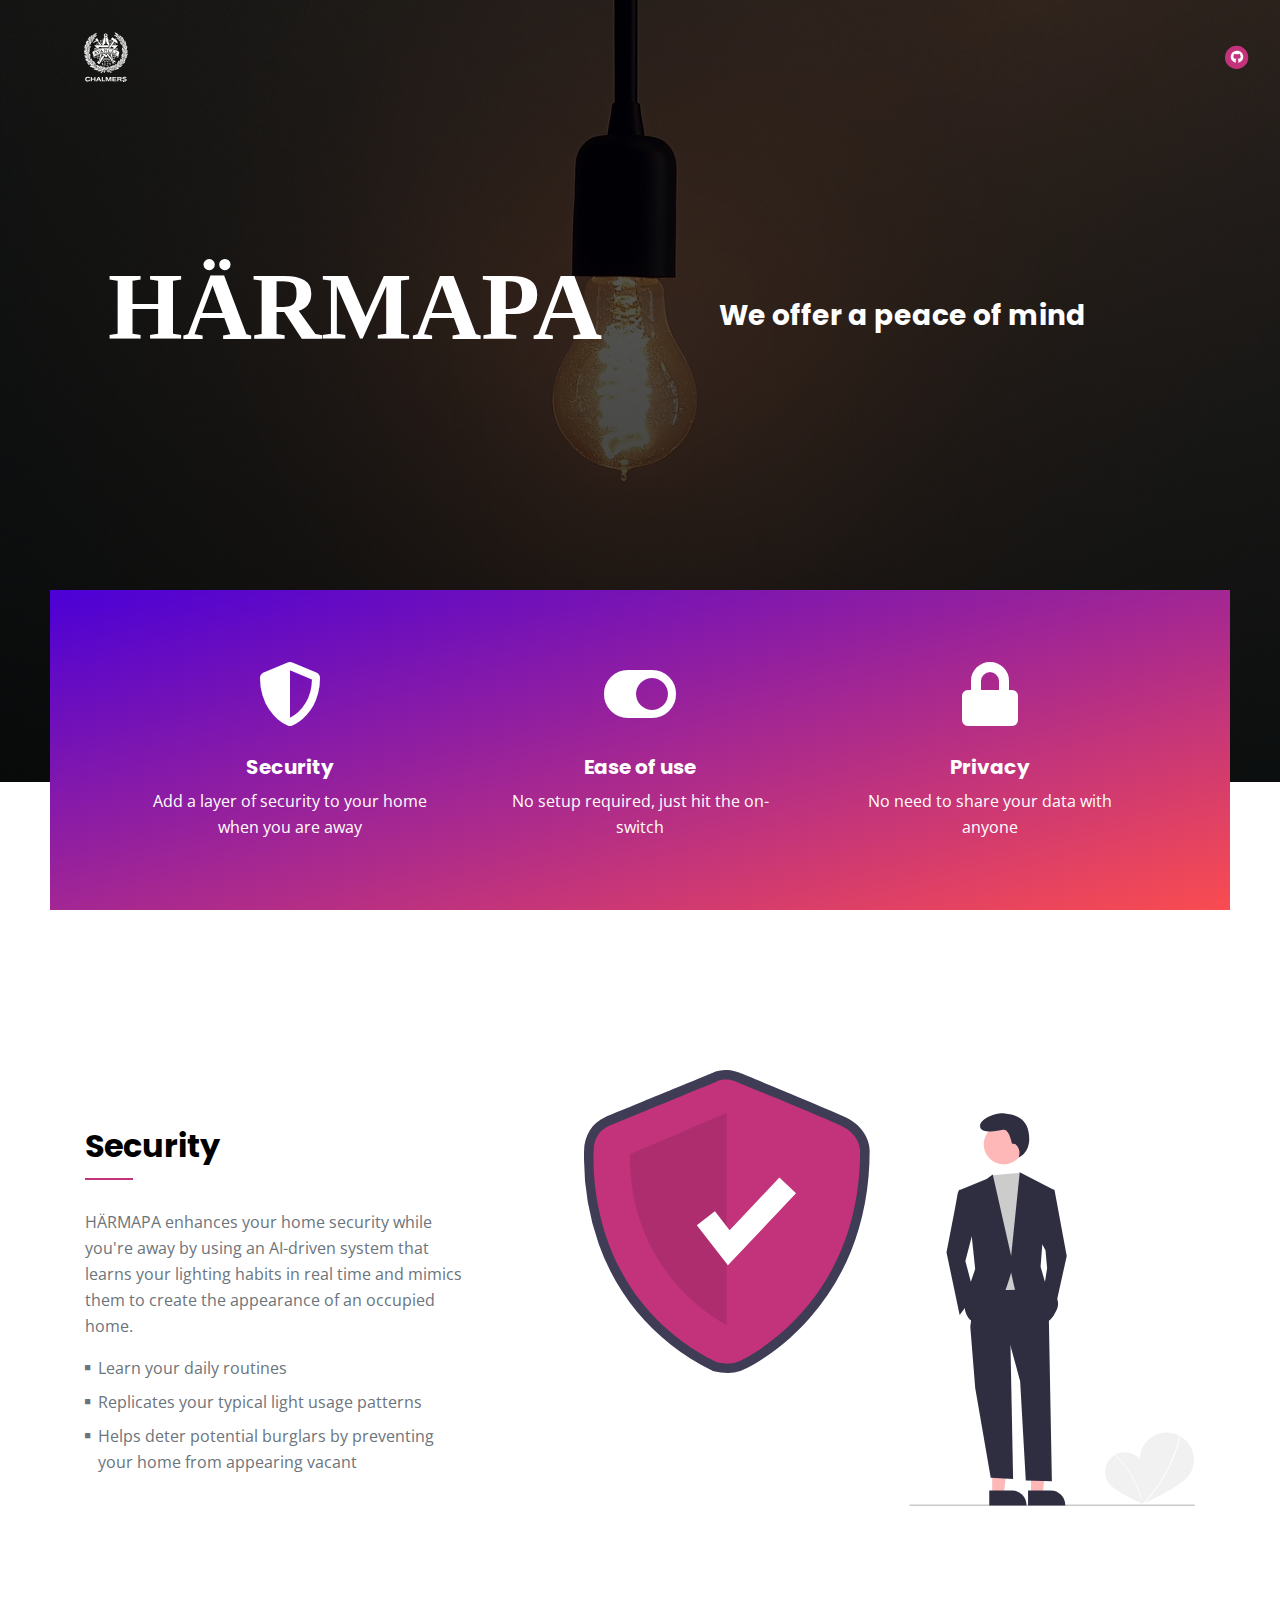
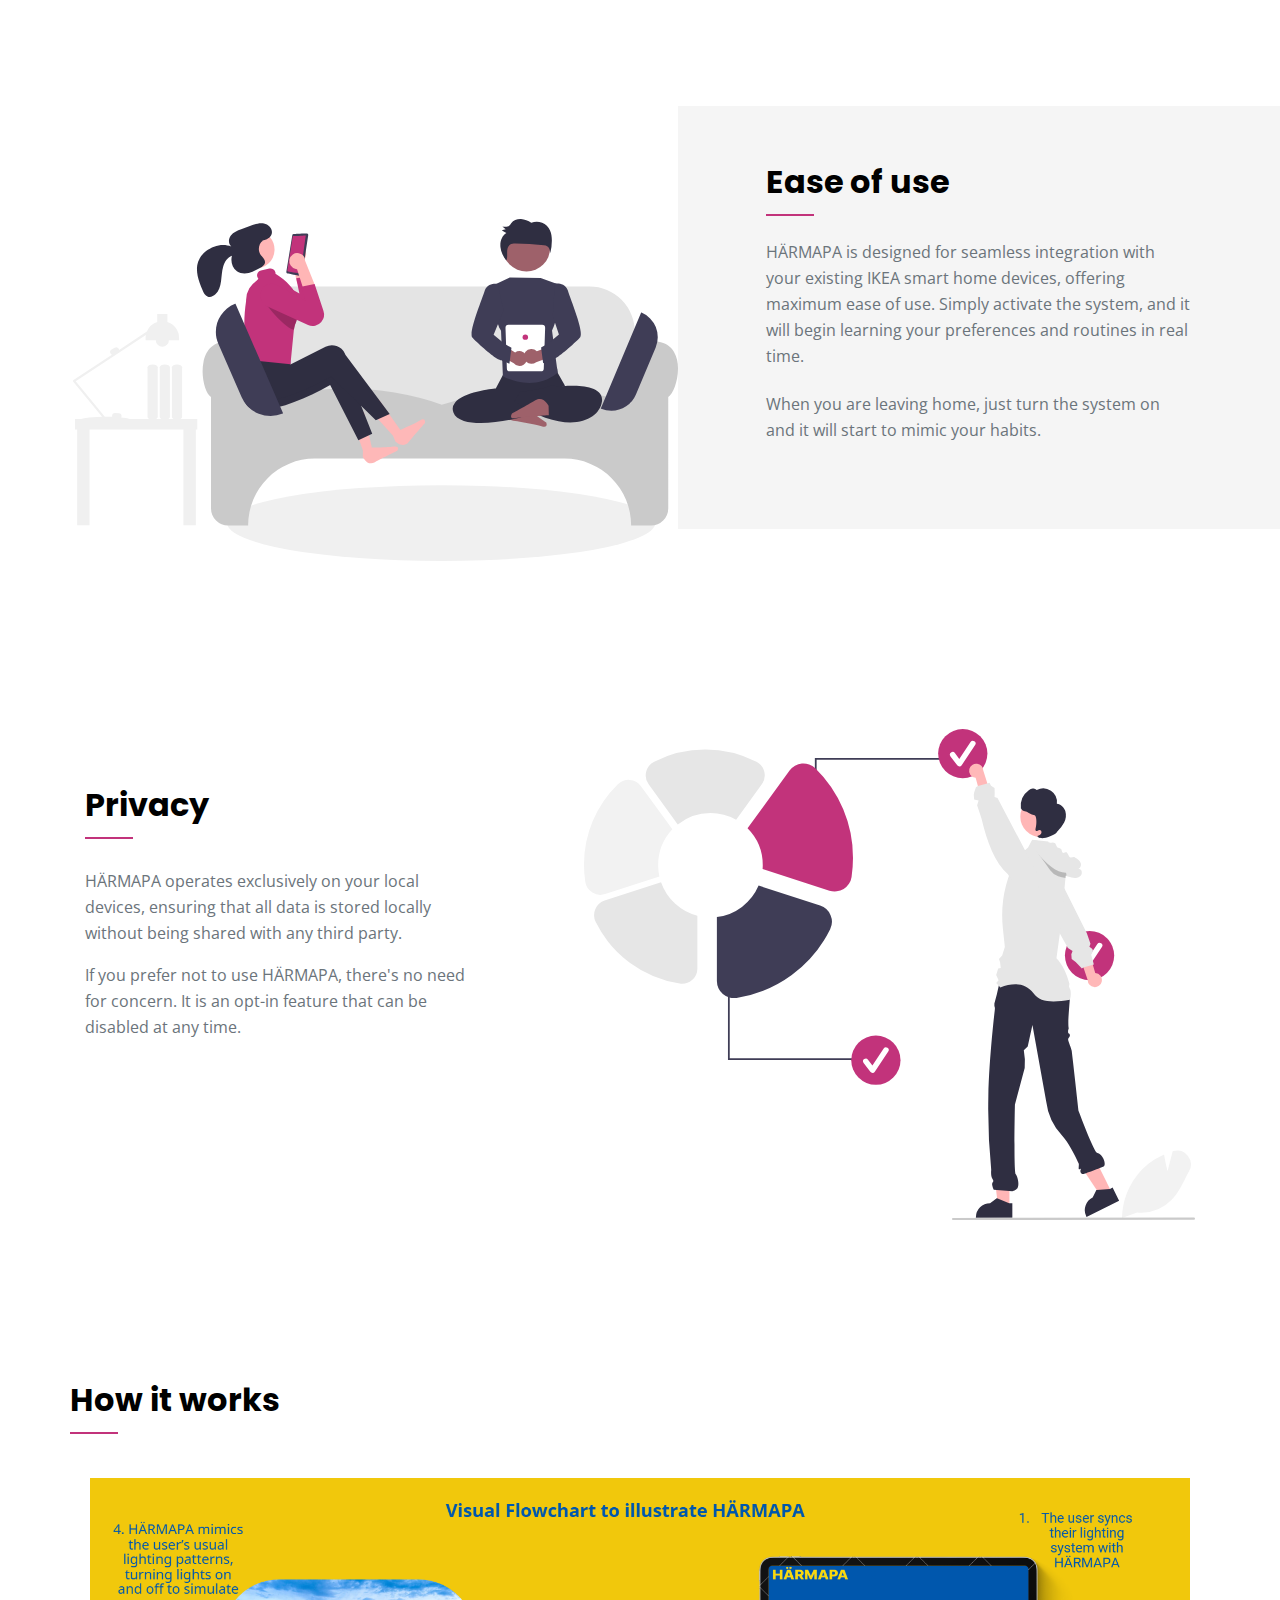
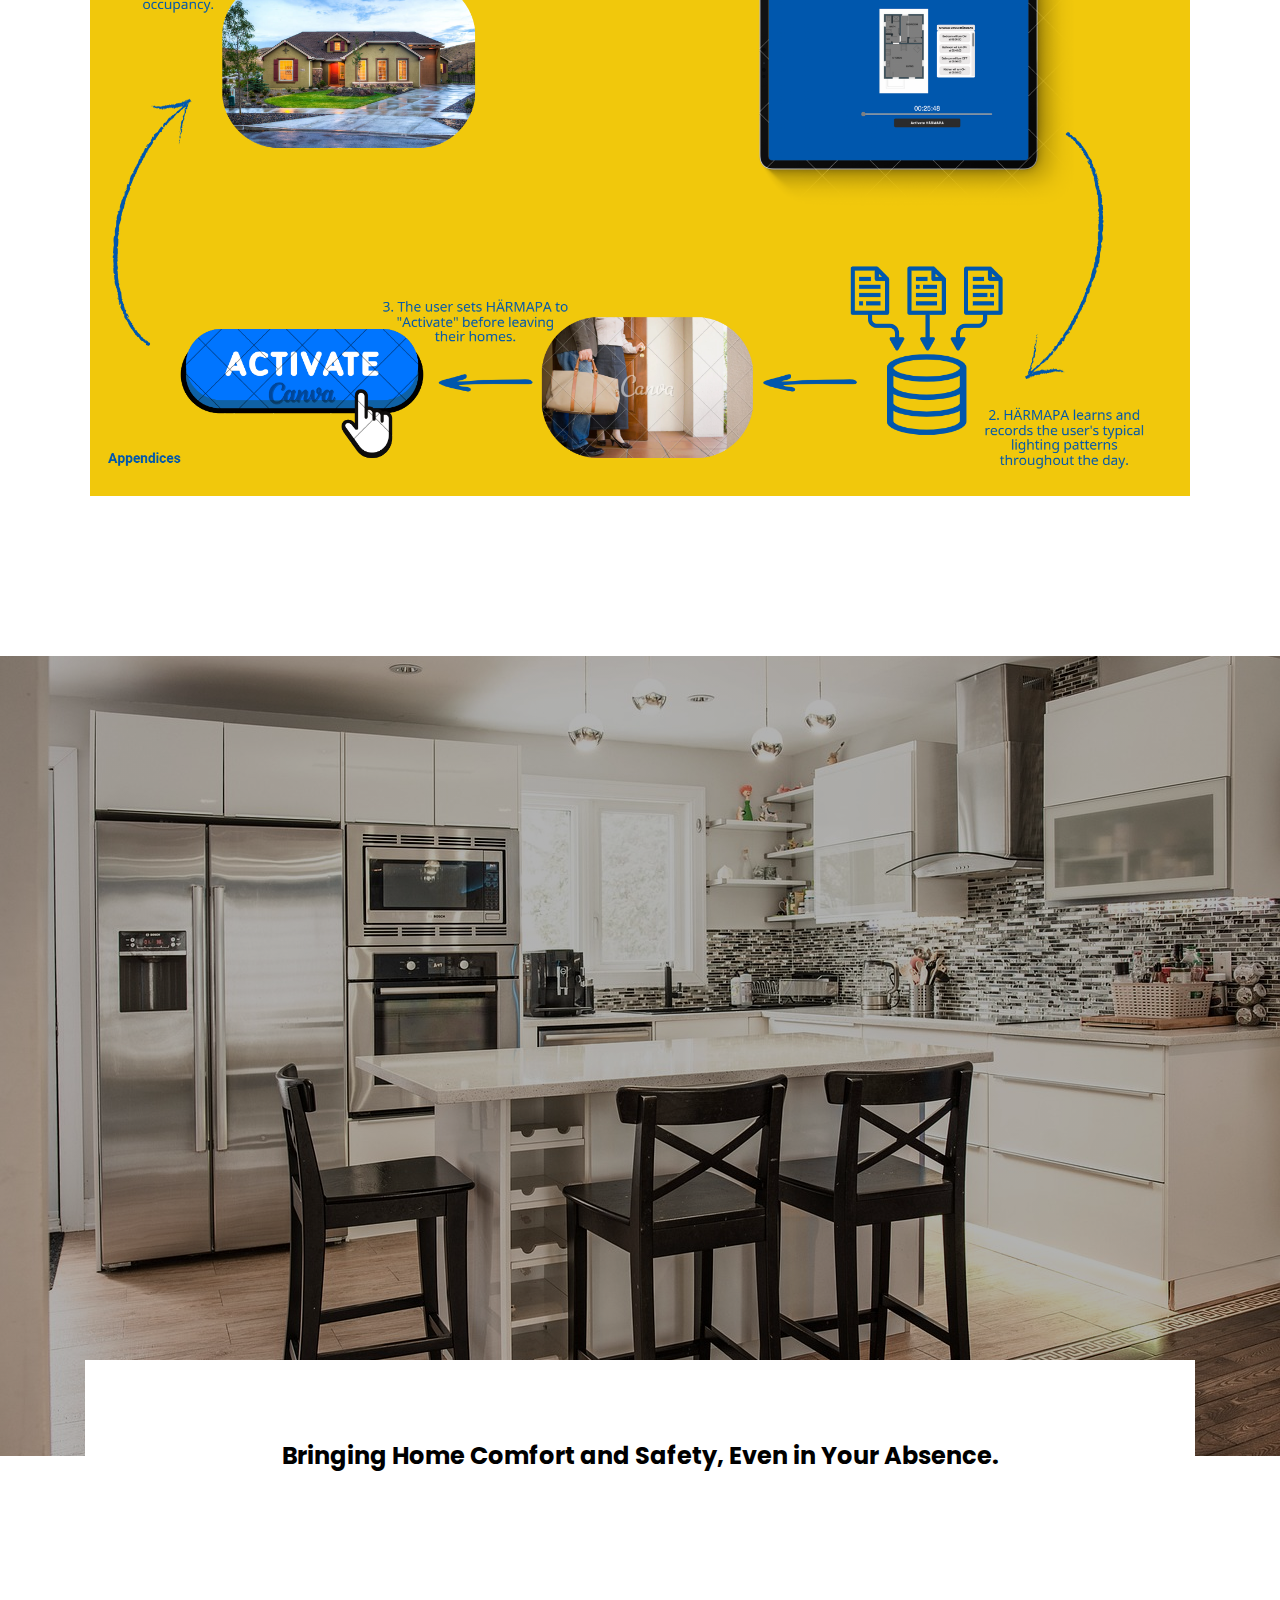
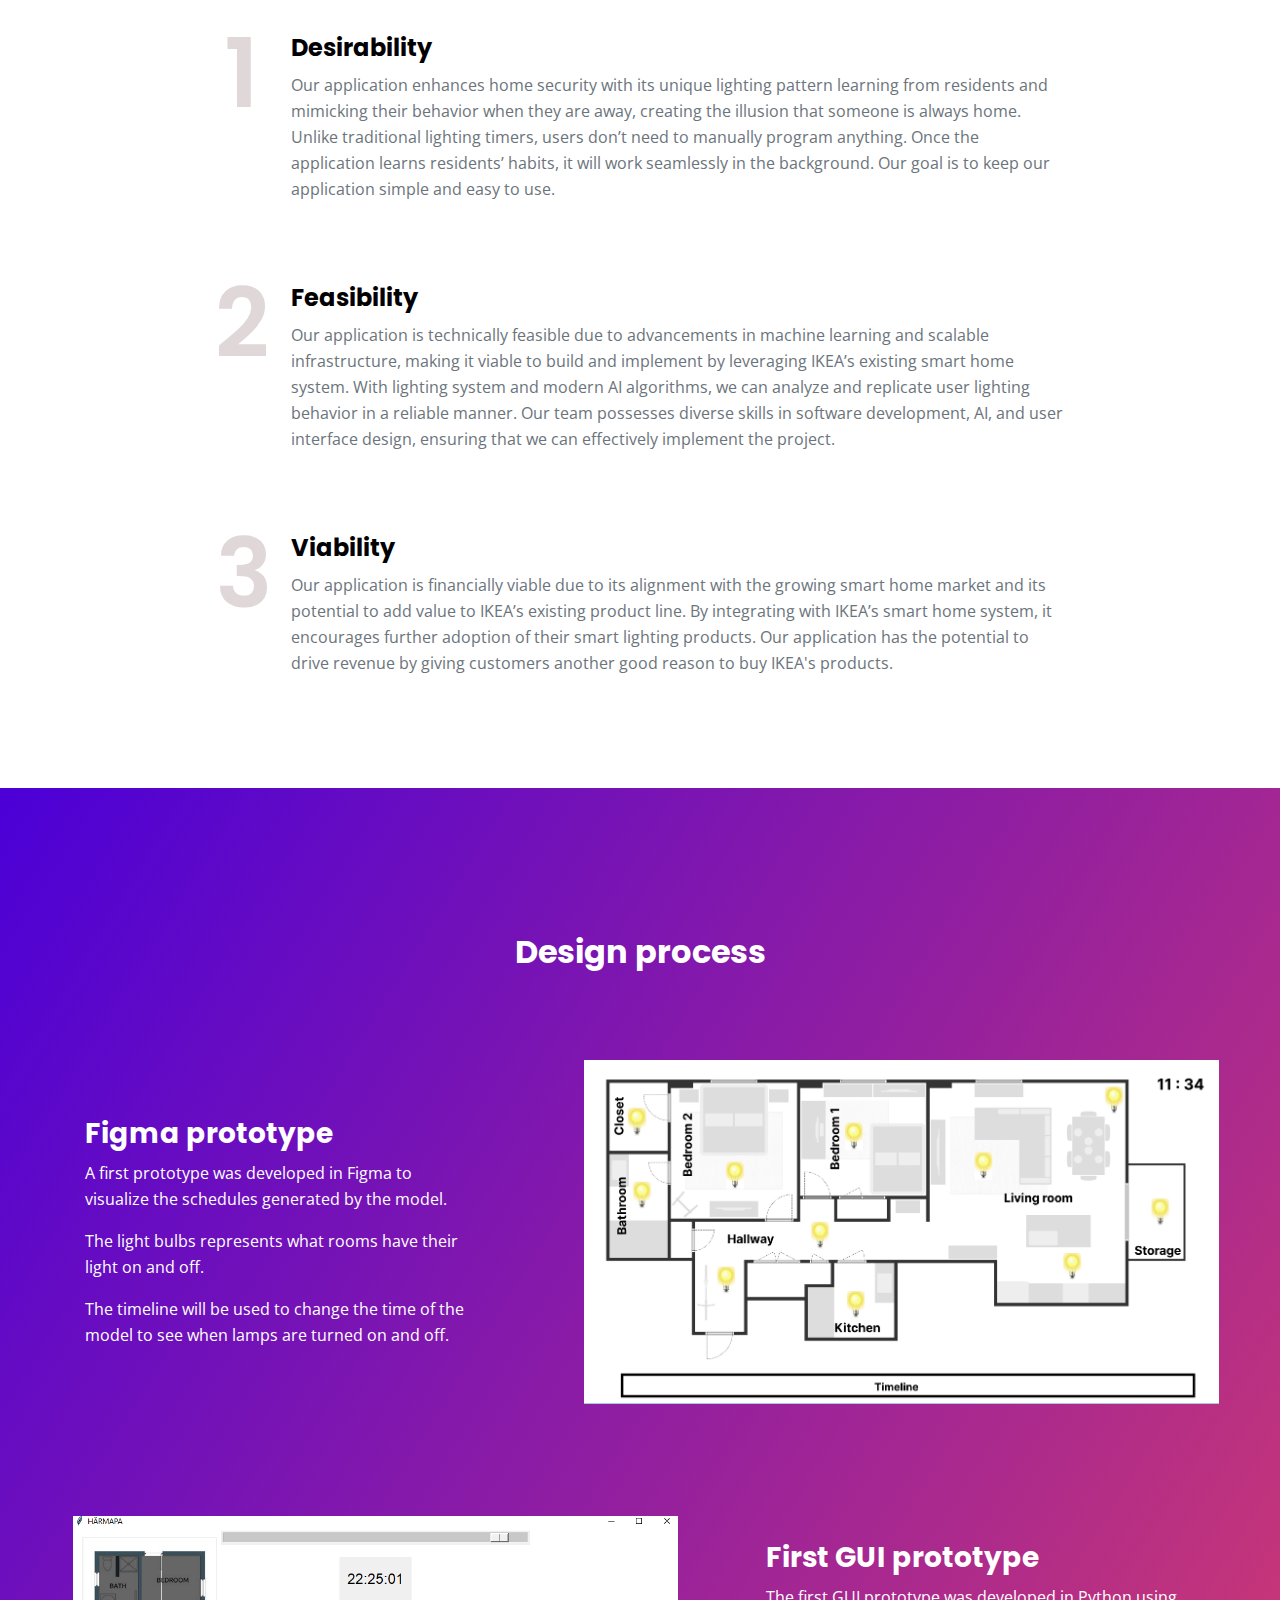
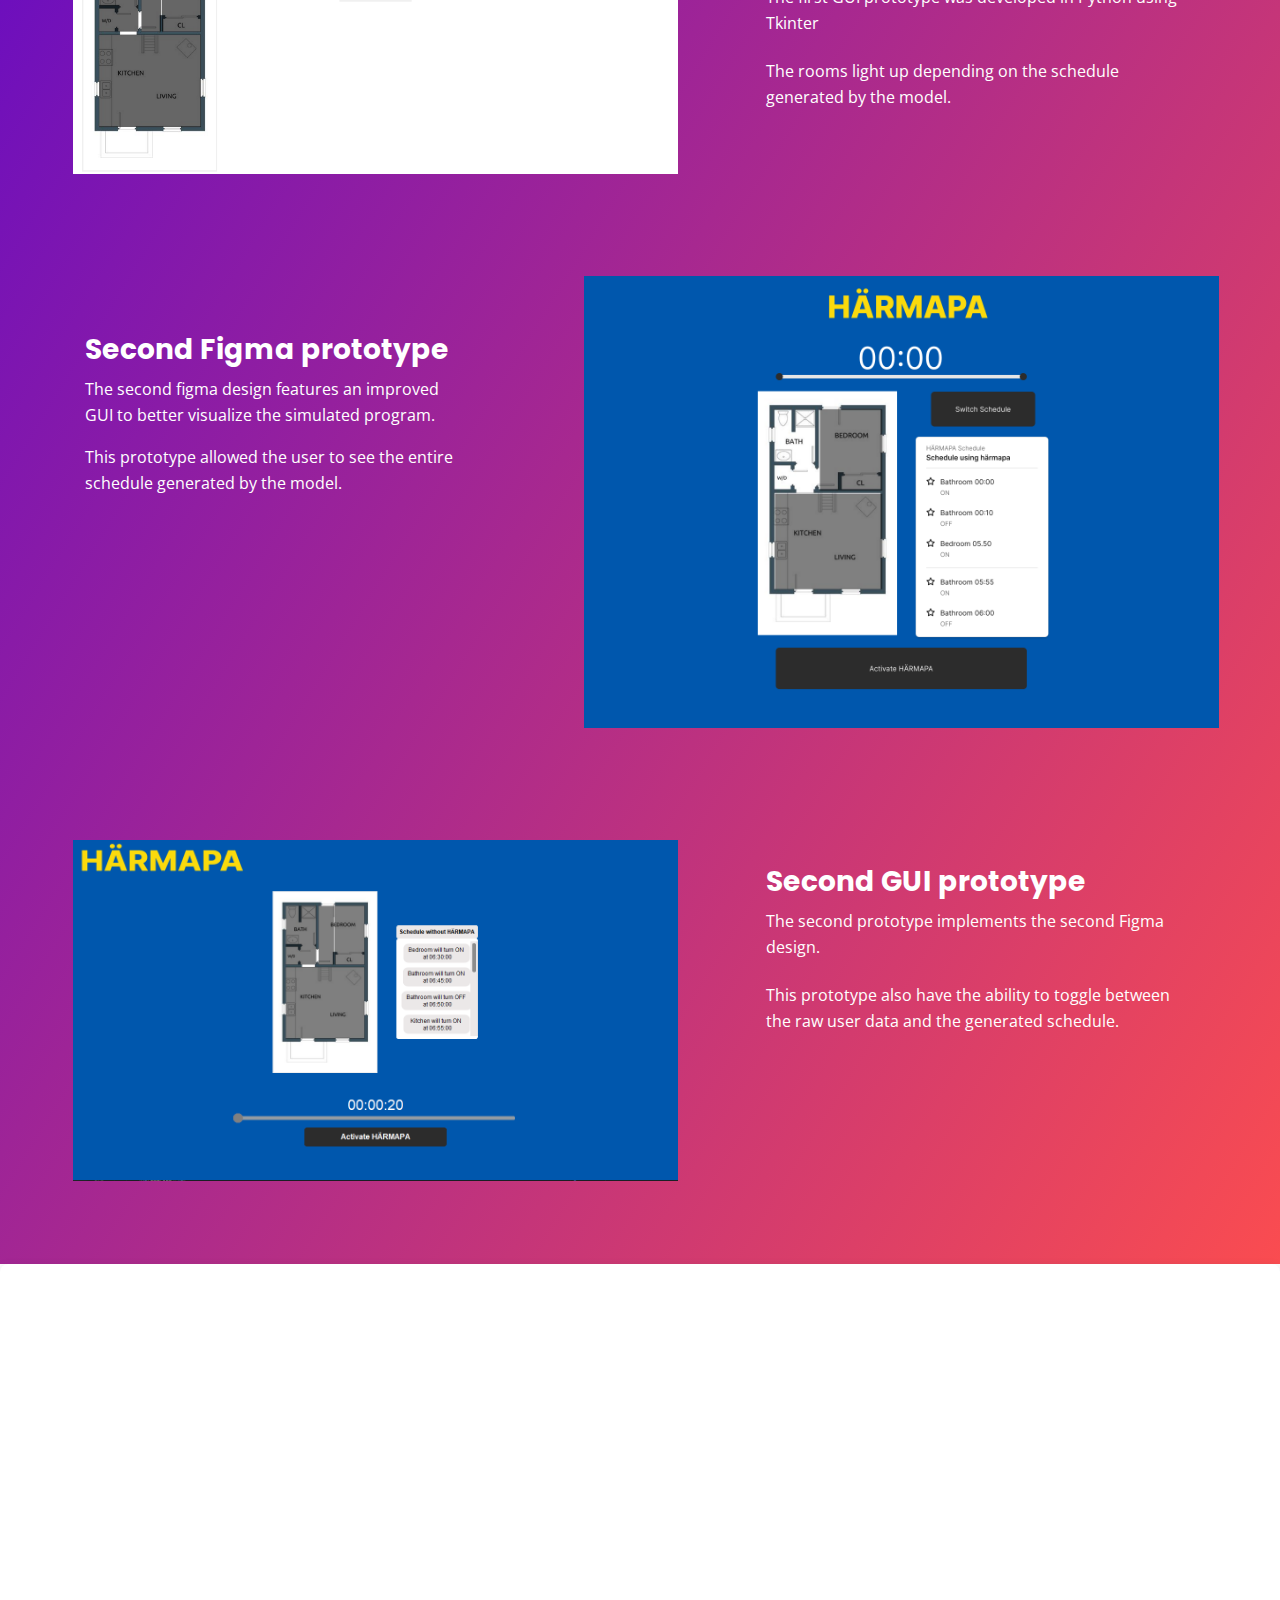
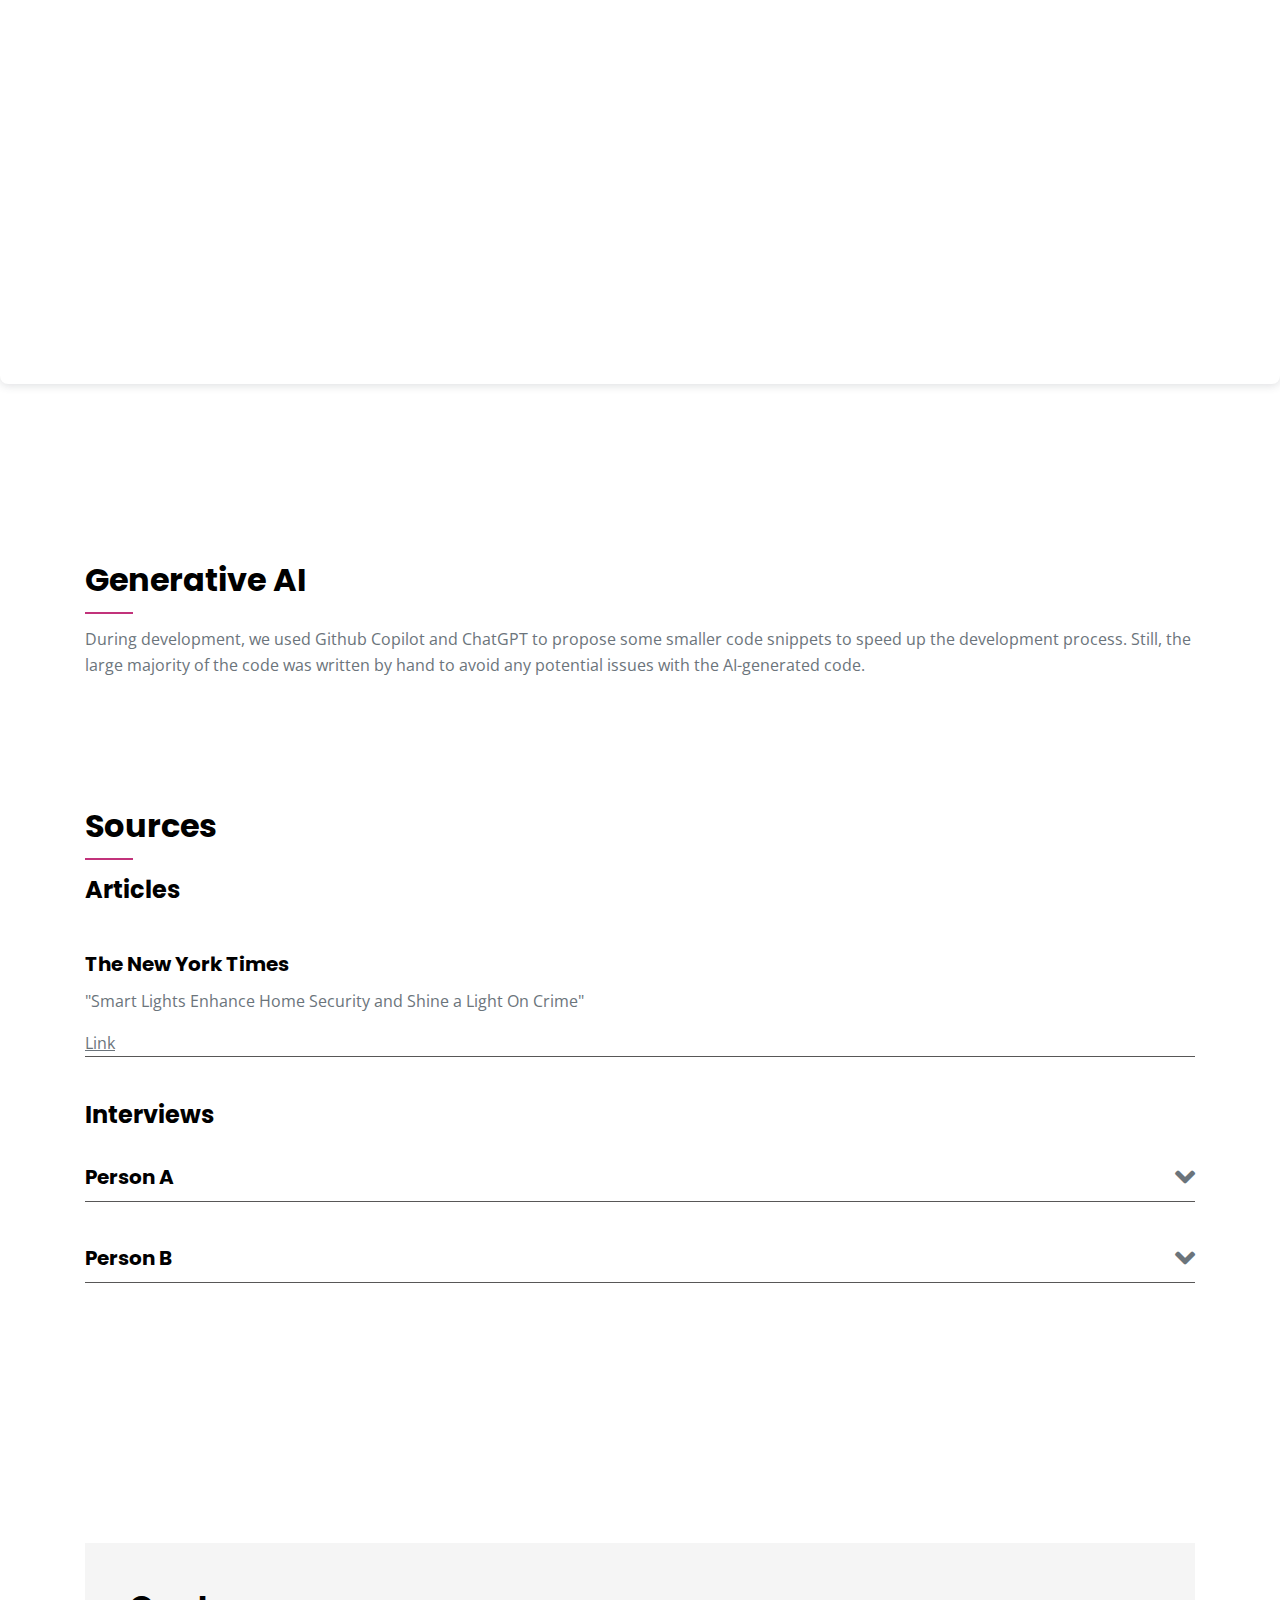
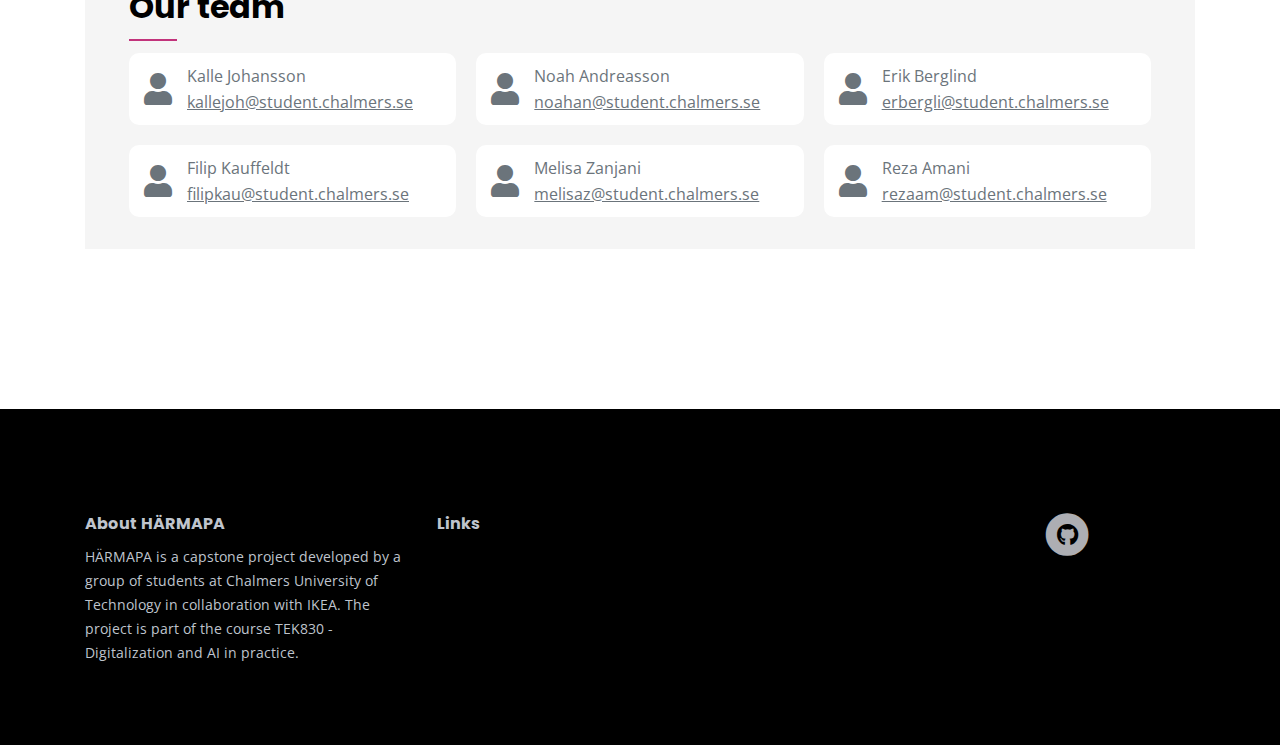
<file: index.html>
<!DOCTYPE html>
<html lang="en">
<head>
    <meta charset="utf-8">
    <meta name="viewport" content="width=device-width, initial-scale=1, shrink-to-fit=no">
    
    <!-- SEO Meta Tags -->
    <meta name="description" content="Your description">
    <meta name="author" content="Your name">

	<meta property="og:site_name" content="" />
	<meta property="og:site" content="" />
	<meta property="og:title" content=""/>
	<meta property="og:description" content="" />
	<meta property="og:image" content="" />
	<meta property="og:url" content="" />
	<meta name="twitter:card" content="summary_large_image">

    <!-- Webpage Title -->
    <title>HÄRMAPA</title>
    
    <!-- Styles -->
    <link rel="preconnect" href="https://fonts.gstatic.com">
    <link href="https://fonts.googleapis.com/css2?family=Open+Sans:ital,wght@0,400;0,600;0,700;1,400&family=Poppins:wght@600&display=swap" rel="stylesheet">
    <link href="css/bootstrap.css" rel="stylesheet">
    <link href="css/fontawesome-all.css" rel="stylesheet">
    <link href="css/swiper.css" rel="stylesheet">
	<link href="css/magnific-popup.css" rel="stylesheet">
	<link href="css/styles.css" rel="stylesheet">
	
	<!-- Favicon  -->
    <link rel="icon" href="images/favicon.png">
</head>
<body data-spy="scroll" data-target=".fixed-top">
    
    <!-- Navigation -->
    <nav class="navbar navbar-expand-lg fixed-top navbar-dark">
        <div class="container">
            
            <!-- Image Logo -->
            <a class="navbar-brand logo-image" href="index.html"><img src="images/chalmers-logo-white.svg" alt="alternative"></a>  

            <!-- Text Logo - Use this if you don't have a graphic logo -->
            <!-- <a class="navbar-brand logo-text page-scroll" href="index.html">Spify</a> -->

            <button class="navbar-toggler p-0 border-0" type="button" data-toggle="offcanvas">
                <span class="navbar-toggler-icon"></span>
            </button>

            <div class="navbar-collapse offcanvas-collapse" id="navbarsExampleDefault">
                <ul class="navbar-nav ml-auto">
                    
                </ul>
                <span class="nav-item social-icons">
                    <span class="fa-stack">
                        <a href="https://github.com/TEK830-Group18/TEK830" target="_blank">
                            <i class="fas fa-circle fa-stack-2x"></i>
                            <i class="fab fa-github fa-stack-1x"></i>
                        </a>
                    </span>
                </span>
            </div> <!-- end of navbar-collapse -->
        </div> <!-- end of container -->
    </nav> <!-- end of navbar -->
    <!-- end of navigation -->


    <!-- Header -->
    <header id="header" class="header">
        <div class="container">
            <div class="row">
                <div class="col-lg-6">
                    <div class="image-container">
                        <!-- <img class="img-fluid" src="images/header-logo.svg" alt="alternative"> -->
                         <h2 class="header-title">HÄRMAPA</h2>
                    </div> <!-- end of image-container -->
                </div> <!-- end of col -->
                <div class="col-lg-6">
                    <div class="text-container">
                        <h3 class="intro-text">We offer a peace of mind</h3>
                        <!-- <a class="btn-solid-lg page-scroll" href="#details">Discover</a> -->
                    </div> <!-- end of text-container -->
                </div> <!-- end of col -->
            </div> <!-- end of row -->
        </div> <!-- end of container -->
        <div class="services">
            <div class="container">
                <div class="row">
                    <div class="col-lg-12">

                        <!-- Card -->
                        <div class="card">
                            <div class="card-image">
                                <!-- <i class="fas fa-rocket"></i> -->
                                <!-- <i class="fas fa-solid fa-house-lock"></i> -->
                                <!-- <i class="fas fa-unlock"></i> -->
                                <i class="fas fa-shield-alt"></i>
                            </div>
                            <div class="card-body">
                                <h5 class="card-title">Security</h5>
                                <div class="card-text">Add a layer of security to your home when you are away</div>
                            </div>
                        </div>
                        <!-- end of card -->

                        <!-- Card -->
                        <div class="card">
                            <div class="card-image">
                                <!-- <i class="fas fa-pencil-ruler"></i> -->
                                <i class="fas fa-solid fa-toggle-on"></i>
                                
                            </div>
                            <div class="card-body">
                                <h5 class="card-title">Ease of use</h5>
                                <div class="card-text">No setup required, just hit the on-switch</div>
                            </div>
                        </div>
                        <!-- end of card -->

                        <!-- Card -->
                        <div class="card">
                            <div class="card-image">
                                <!-- <i class="fas fa-chart-pie"></i> -->
                                <!-- <i class="fas fa-solid fa-database"></i> -->
                                <i class="fas fa-solid fa-lock"></i>
                            </div>
                            <div class="card-body">
                                <h5 class="card-title">Privacy</h5>
                                <div class="card-text">No need to share your data with anyone</div>
                            </div>
                        </div>
                        <!-- end of card -->
                    </div> <!-- end of col -->
                </div> <!-- end of row -->
            </div> <!-- end of container -->
        </div> <!-- end of services -->
    </header> <!-- end of header -->
    <!-- end of header -->


    <div id="details" class="basic-1">
        <div class="container">
            <div class="row">
                <div class="col-lg-6 col-xl-5">
                    <div class="text-container">
                        <h2>Security</h2>
                        <hr class="hr-heading">
                        <p>
                            HÄRMAPA enhances your home security while you're away by using an AI-driven system that learns your lighting habits 
                            in real time and mimics them to create the appearance of an occupied home.
                        </p>
                        <ul class="list-unstyled li-space-lg">
                            <li class="media">
                                <i class="fas fa-square"></i>
                                <div class="media-body">Learn your daily routines</div>
                            </li>
                            <li class="media">
                                <i class="fas fa-square"></i>
                                <div class="media-body">Replicates your typical light usage patterns</div>
                            </li>
                            <li class="media">
                                <i class="fas fa-square"></i>
                                <div class="media-body">Helps deter potential burglars by preventing your home from appearing vacant</div>
                            </li>
                        </ul>
                    </div> <!-- end of text-container -->
                </div> <!-- end of col -->
                <div class="col-lg-6 col-xl-7">
                    <div class="image-container">
                        <!-- <img class="img-fluid" src="images/details-1.png" alt="alternative"> -->
                        <img class="img-fluid" src="images/security.svg" alt="alternative">
                    </div> <!-- end of image-container -->
                </div> <!-- end of col -->
            </div> <!-- end of row -->
        </div> <!-- end of container -->
    </div> <!-- end of basic-1 -->
    <!-- end of details 1 -->


    <div class="basic-2">
        <div class="container-fluid">
            <div class="row">
                <div class="image-area">
                    <div class="image-container">
                        <img class="img-fluid" src="images/relax.svg" alt="alternative">
                    </div> <!-- end of image-container -->
                </div> <!-- end of image-area -->
                <div class="text-area">
                    <div class="text-container">
                        <h2>Ease of use</h2>
                        <hr class="hr-heading">
                        <p>
                            HÄRMAPA is designed for seamless integration with your existing IKEA smart home devices, offering maximum ease of use. 
                            Simply activate the system, and it will begin learning your preferences and routines in real time.
                        </p>
                        <p>
                            When you are leaving home, just turn the system on and it will start to mimic your habits.
                        </p>
                    </div> <!-- end of text-container -->
                </div> <!-- end of text-area -->
            </div> <!-- end of row -->
        </div> <!-- end of container-fluid -->
    </div> <!-- end of basic-1 -->
    <!-- end of details 2 -->


    <div class="basic-3">
        <div class="container">
            <div class="row">
                <div class="col-lg-6 col-xl-5">
                    <div class="text-container">
                        <h2>Privacy</h2>
                        <hr class="hr-heading">
                        <p>
                            HÄRMAPA operates exclusively on your local devices, ensuring that all data is stored locally without being shared with any third party.
                        </p>
                        <p>
                            If you prefer not to use HÄRMAPA, there's no need for concern. It is an opt-in feature that can be disabled at any time.
                        </p>
                    </div> <!-- end of text-container -->
                </div> <!-- end of col -->
                <div class="col-lg-6 col-xl-7">
                    <div class="image-container">
                        <img class="img-fluid" src="images/user-data.svg" alt="alternative">
                    </div> <!-- end of image-container -->
                </div> <!-- end of col -->
            </div> <!-- end of row -->
        </div> <!-- end of container -->
    </div> <!-- end of basic-3 -->
    <!-- end of details 3 -->

    <div id="demo-illustration" class="basic-5">
    <!-- <div id="demo-illustration" class="basic-5"> -->
        <div class="container">
            <div class="row">
                    <div class="text-container">
                        <h2>How it works</h2>
                        <hr class="hr-heading">
                    </div> <!-- end of text-container -->
                    <img class="demo-img" src="images/demo-illustration.png" alt="demo-illustration">
            </div> <!-- end of row -->
        </div> <!-- end of container -->
    </div> <!-- end of demo-illustration -->
    <!-- end of demo illustration -->

    <div class="basic-4">
        <div class="container">
            <div class="row">
                <div class="text-container">
                    <h4> Bringing Home Comfort and Safety, Even in Your Absence.</h4>
                </div> <!-- end of text-container -->
            </div> <!-- end of row -->
        </div> <!-- end of container -->
    </div> <!-- end of basic-4 -->
    <!-- end of mission -->


    <div id="strengths" class="basic-5">
        <div class="container">
            <div class="row">
                <div class="col-lg-12">
                    <ul class="list-unstyled li-space-lg">
                        <li class="media">
                            <div class="bullet">1</div>
                            <div class="media-body">
                                <h4>Desirability</h4>
                                <p>
                                    Our application enhances home security with its unique lighting pattern learning from 
                                    residents and mimicking their behavior when they are away, creating the illusion that 
                                    someone is always home. Unlike traditional lighting timers, users don’t need to manually 
                                    program anything. Once the application learns residents’ habits, it will work seamlessly in the background.
                                    Our goal is to keep our application simple and easy to use.
                                </p>
                            </div>
                        </li>
                        <li class="media">
                            <div class="bullet">2</div>
                            <div class="media-body">
                                <h4>Feasibility</h4>
                                <p>
                                    Our application is technically feasible due to advancements in machine learning and scalable infrastructure, 
                                    making it viable to build and implement by leveraging IKEA’s existing smart home system. With lighting system and 
                                    modern AI algorithms, we can analyze and replicate user lighting behavior in a reliable manner. 
                                    Our team possesses diverse skills in software development, AI, and user interface design, 
                                    ensuring that we can effectively implement the project.
                                </p>
                            </div>
                        </li>
                        <li class="media">
                            <div class="bullet">3</div>
                            <div class="media-body">
                                <h4>Viability</h4>
                                <p>
                                    Our application is financially viable due to its alignment with the growing smart home market and 
                                    its potential to add value to IKEA’s existing product line. By integrating with IKEA’s smart home system, 
                                    it encourages further adoption of their smart lighting products. Our application has the potential to 
                                    drive revenue by giving customers another good reason to buy IKEA's products.

                                </p>
                            </div>
                        </li>
                    </ul>
                </div> <!-- end of col-lg-12 -->
            </div> <!-- end of row -->
        </div> <!-- end of container -->
    </div> <!-- end of basic-5 -->
    <!-- end of strengths -->


<!-- Invitation -->
<div class="design-process basic-7">
    <h2>Design process</h2>
    <div class="basic-1">
        <div class="container">
            <div class="row">
                <div class="col-lg-6 col-xl-5">
                    <div class="text-container">
                        <h3>Figma prototype</h3>
                        <p>A first prototype was developed in Figma to visualize the schedules generated by the model.</p>
                        <p>The light bulbs represents what rooms have their light on and off.</p>
                        <p>The timeline will be used to change the time of the model to see when lamps are turned on and off.</p>
                    </div>
                </div>
                <div class="col-lg-6 col-xl-7">
                    <div class="image-container">
                        <img class="img-fluid" src="images/figma-illustration.png" alt="figma-illustration">
                    </div>
                </div>
            </div>
        </div>
    </div>
    <div class="basic-2">
        <div class="container-fluid">
            <div class="row">
                <div class="image-area">
                    <div class="image-container">
                        <img class="img-fluid" src="images/gui-prototype.png" alt="gui-prototype">
                    </div>
                </div>
                <div class="text-area">
                    <div class="text-container">
                        <h3>First GUI prototype</h3>
                        <p>The first GUI prototype was developed in Python using Tkinter</p>
                        <p>The rooms light up depending on the schedule generated by the model.</p>
                    </div>
                </div>
            </div>
        </div>
    </div>
    <div class="basic-1">
        <div class="container">
            <div class="row">
                <div class="col-lg-6 col-xl-5">
                    <div class="text-container">
                        <h3>Second Figma prototype</h3>
                        <p>The second figma design features an improved GUI to better visualize the simulated program.</p>
                        <p>This prototype allowed the user to see the entire schedule generated by the model.</p>
                    </div>
                </div>
                <div class="col-lg-6 col-xl-7">
                    <div class="image-container">
                        <img class="img-fluid" src="images/second-figma-design.png" alt="second-figma-design">
                    </div>
                </div>
            </div>
        </div>
    </div>
    <div class="basic-2">
        <div class="container-fluid">
            <div class="row">
                <div class="image-area">
                    <div class="image-container">
                        <img class="img-fluid" src="images/second-gui-implementation.png" alt="second-gui-implementation">
                    </div>
                </div>
                <div class="text-area">
                    <div class="text-container">
                        <h3>Second GUI prototype</h3>
                        <p>The second prototype implements the second Figma design.</p>
                        <p>This prototype also have the ability to toggle between the raw user data and the generated schedule.</p>
                    </div>
                </div>
            </div>
        </div>
    </div>
</div>

<div class="presentation-container">
  <iframe loading="lazy"
    src="https://www.canva.com/design/DAGUMSp6K-E/5GTHnYEaT1VQAGTK9QplsQ/view?embed" allowfullscreen="allowfullscreen" allow="fullscreen">
  </iframe>
</div>

<div id="generative-ai" class="basic-5">
    <div class="container">
        <h2>Generative AI</h2>
        <hr class="hr-heading">
        <p>
            During development, we used Github Copilot and ChatGPT to propose some smaller code snippets to speed up the development process.
            Still, the large majority of the code was written by hand to avoid any potential issues with the AI-generated code.
        </p>
    </div>
</div>

<div class="basic-6">
    <div class="container">
        <h2>Sources</h2>
        <hr class="hr-heading">
        <div class="source-container">
            <h3>Articles</h3>
            <div class="article-container bottom-border-dark">
                <h4>The New York Times</h4>
                <p>"Smart Lights Enhance Home Security and Shine a Light On Crime"</p>
                <a href="https://www.nytimes.com/2019/09/19/smarter-living/wirecutter/smart-lights-enhance-home-security-and-shine-a-light-on-crime.html" target="_blank">Link</a>
            </div>
        </div>
        <div class="source-container">
            <h3>Interviews</h3>
            <div id="person-a-dropdown" class="dropdown-container bottom-border-dark">
                <h4>Person A</h4>
                <i id="person-a-arrow" class="fas fa-solid fa-angle-down fa-2x"></i>
            </div>
            <div id="person-a-textblock" class="textblock closed">
                <div class="question-block">
                    <p>Where do you live?</p>
                    <p>"Currently, I live in Gothenburg but I lived in Los Angeles for a couple years."</p>
                </div>
                <div class="question-block">
                    <p>How did your living situation look like when you lived in Los Angeles?</p>
                    <p>"I lived in a somewhat secluded villa with my family outside of the city."</p>
                </div>
                <div class="question-block">
                    <p>Do you feel unsafe in your home?</p>
                    <p>
                        "I never feel unsafe when I'm at home but there are not a lot of cars that drive past our house
                        so when one does, you get a bit suspicious. My main concern is burglaries when I'm not at home."
                    </p>
                </div>
                <div class="question-block">
                    <p>Was the feeling different in Los Angeles compared to your home in Gothenburg?</p>
                    <p>
                        "Yes, the neighborhood where I lived in the U.S was not as trustworthy as here in Sweden.
                        I didn't feel unsafe but I was more cautious."
                    </p>
                </div>
                <div class="question-block">
                    <p>About your concerns about burglaries, did you do anything to prevent them?</p>
                    <p>
                        "We had an alarm system installed so I guess that's something. When we wnt away for a longer period of time my
                        mom used to set some timers so that the lights would turn on and off at certain times."
                    </p>
                </div>
                <div class="question-block">
                    <p>How did these measures make you feel?</p>
                    <p>
                        "Well, knowing that an alarm was installed was of course nice.
                        I guess the lights also made some difference. The house not looking empty is of course a good thing."
                    </p>
                </div>
            </div>
            <div id="person-b-dropdown" class="dropdown-container bottom-border-dark">
                <h4>Person B</h4>
                <i id="person-b-arrow" class="fas fa-solid fa-angle-down fa-2x"></i>
            </div>
            <div id="person-b-textblock" class="textblock closed">
                <div class="question-block">
                    <p>Where do you live?</p>
                    <p>"Currently, I live in Gothenburg, but I lived most of my life in Mexico."</p>
                </div>
                <div class="question-block">
                    <p>And what was your living situation like in Mexico?</p>
                    <p>"I lived in a terraced house with my family."</p>
                </div>
                <div class="question-block">
                    <p>Were there any times you felt unsafe in your home when you lived in Mexico?</p>
                    <p>
                        "Never when I was home. Most people don't dare to break into your home when someone is there.
                        But when I was away for a longer period of time, I was a bit worried."
                    </p>
                </div>
                <div class="question-block">
                    <p>How did your concerns in Mexico differ from your current living situation?</p>
                    <p>
                        "My neighborhood in Mexico was not as safe as it is here. Also, the fact that you couldn't trust
                        the police didn't help either."
                    </p>
                </div>
                <div class="question-block">
                    <p>What measures did you take in Mexico to prevent burglaries?</p>
                    <p>
                        "We did numerous things. All the doors and windows had fences installed,
                        we had a camera system that monitored the house,
                        and we used to tell our neighbors when we were going away so they could keep an eye on the house.
                        We also programmed the TV and lights to turn on at certain times to make it look like someone was home."
                    </p>
                </div>
                <div class="question-block">
                    <p>How did these measures impact your sense of safety?</p>
                    <p>
                        "Well, the fences and the cameras made me feel safer, of course.
                        The light and TV timers were more of a precaution. They might help fend off burglars that target random houses,
                        but if someone knows you or is targeting your house specifically, the lights won't make a difference."
                    </p>
                </div>
            </div>
            
        </div>
    </div>
</div>


    <div id="about" class="basic-6">
        <div class="container">
            <div class="row">
                <div class="col-lg-12">
                    <div class="text-container bg-gray">
                        <h2 class="team-heading">Our team</h2>
                        <hr class="hr-heading">
                        <div class="team-card-container">
                            <div class="team-member-card">
                                <i class="fas fa-solid fa-user fa-2x"></i>
                                <div class="info">
                                    <p>Kalle Johansson</p>
                                    <a href="mailto:kallejoh@student.chalmers.se">kallejoh@student.chalmers.se</a>
                                </div>
                            </div>
                            <div class="team-member-card">
                                <i class="fas fa-solid fa-user fa-2x"></i>
                                <div class="info">
                                    <p>Noah Andreasson</p>
                                    <a href="mailto:noahan@student.chalmers.se">noahan@student.chalmers.se</a>
                                </div>
                            </div>
                            <div class="team-member-card">
                                <i class="fas fa-solid fa-user fa-2x"></i>
                                <div class="info">
                                    <p>Erik Berglind</p>
                                    <a href="mailto:erbergli@student.chalmers.se">erbergli@student.chalmers.se</a>
                                </div>
                            </div>
                            <div class="team-member-card">
                                <i class="fas fa-solid fa-user fa-2x"></i>
                                <div class="info">
                                    <p>Filip Kauffeldt</p>
                                    <a href="mailto:filipkau@student.chalmers.se">filipkau@student.chalmers.se</a>
                                </div>
                            </div>
                            <div class="team-member-card">
                                <i class="fas fa-solid fa-user fa-2x"></i>
                                <div class="info">
                                    <p>Melisa Zanjani</p>
                                    <a href="mailto:melisaz@student.chalmers.se">melisaz@student.chalmers.se</a>
                                </div>
                            </div>
                            <div class="team-member-card">
                                <i class="fas fa-solid fa-user fa-2x"></i>
                                <div class="info">
                                    <p>Reza Amani</p>
                                    <a href="mailto:rezaam@student.chalmers.se">rezaam@student.chalmers.se</a>
                                </div>
                            </div>
                        </div>
                    </div> <!-- end of text-container -->
                </div> <!-- end of col -->
            </div> <!-- end of row -->
        </div> <!-- end of container -->
    </div> <!-- end of basic-6 -->
    <!-- end of about -->


    <!-- Footer -->
    <div class="footer">
        <div class="container">
            <div class="row">
                <div class="col-lg-12">
                    <div class="footer-col first">
                        <h6>About HÄRMAPA</h6>
                        <!-- <p class="p-small">Spify is a business website Bootstrap HTML template designed to present startups in a beautiful manner with features for description</p> -->
                         <p class="p-small">
                            HÄRMAPA is a capstone project developed by a group of students at Chalmers University of Technology in collaboration with IKEA. 
                            The project is part of the course TEK830 - Digitalization and AI in practice.
                         </p>
                    </div> <!-- end of footer-col -->
                    <div class="footer-col second">
                        <h6>Links</h6>
                        <!-- Add links to sources and interviews -->
                    </div> <!-- end of footer-col -->
                    <div class="footer-col third">
                        <!-- <span class="fa-stack"></span>
                            <a href="#your-link">
                                <i class="fas fa-circle fa-stack-2x"></i>
                            </a>
                        </span> -->
                        <span class="fa-stack">
                            <a href="https://github.com/TEK830-Group18/TEK830" target="_blank">
                                <i class="fas fa-circle fa-stack-2x"></i>
                                <i class="fab fa-github fa-stack-1x"></i>
                            </a>
                        </span>
                    </div> <!-- end of footer-col -->
                </div> <!-- end of col -->
            </div> <!-- end of row -->
            
        </div> <!-- end of container -->
    </div> <!-- end of footer -->  
    <!-- end of footer -->
    
    	
    <!-- Scripts -->
    <script src="js/jquery.min.js"></script> <!-- jQuery for Bootstrap's JavaScript plugins -->
    <script src="js/bootstrap.min.js"></script> <!-- Bootstrap framework -->
    <script src="js/jquery.easing.min.js"></script> <!-- jQuery Easing for smooth scrolling between anchors -->
    <script src="js/swiper.min.js"></script> <!-- Swiper for image and text sliders -->
    <script src="js/jquery.magnific-popup.js"></script> <!-- Magnific Popup for lightboxes -->
    <script src="js/scripts.js"></script> <!-- Custom scripts -->
</body>
</html>
</file>
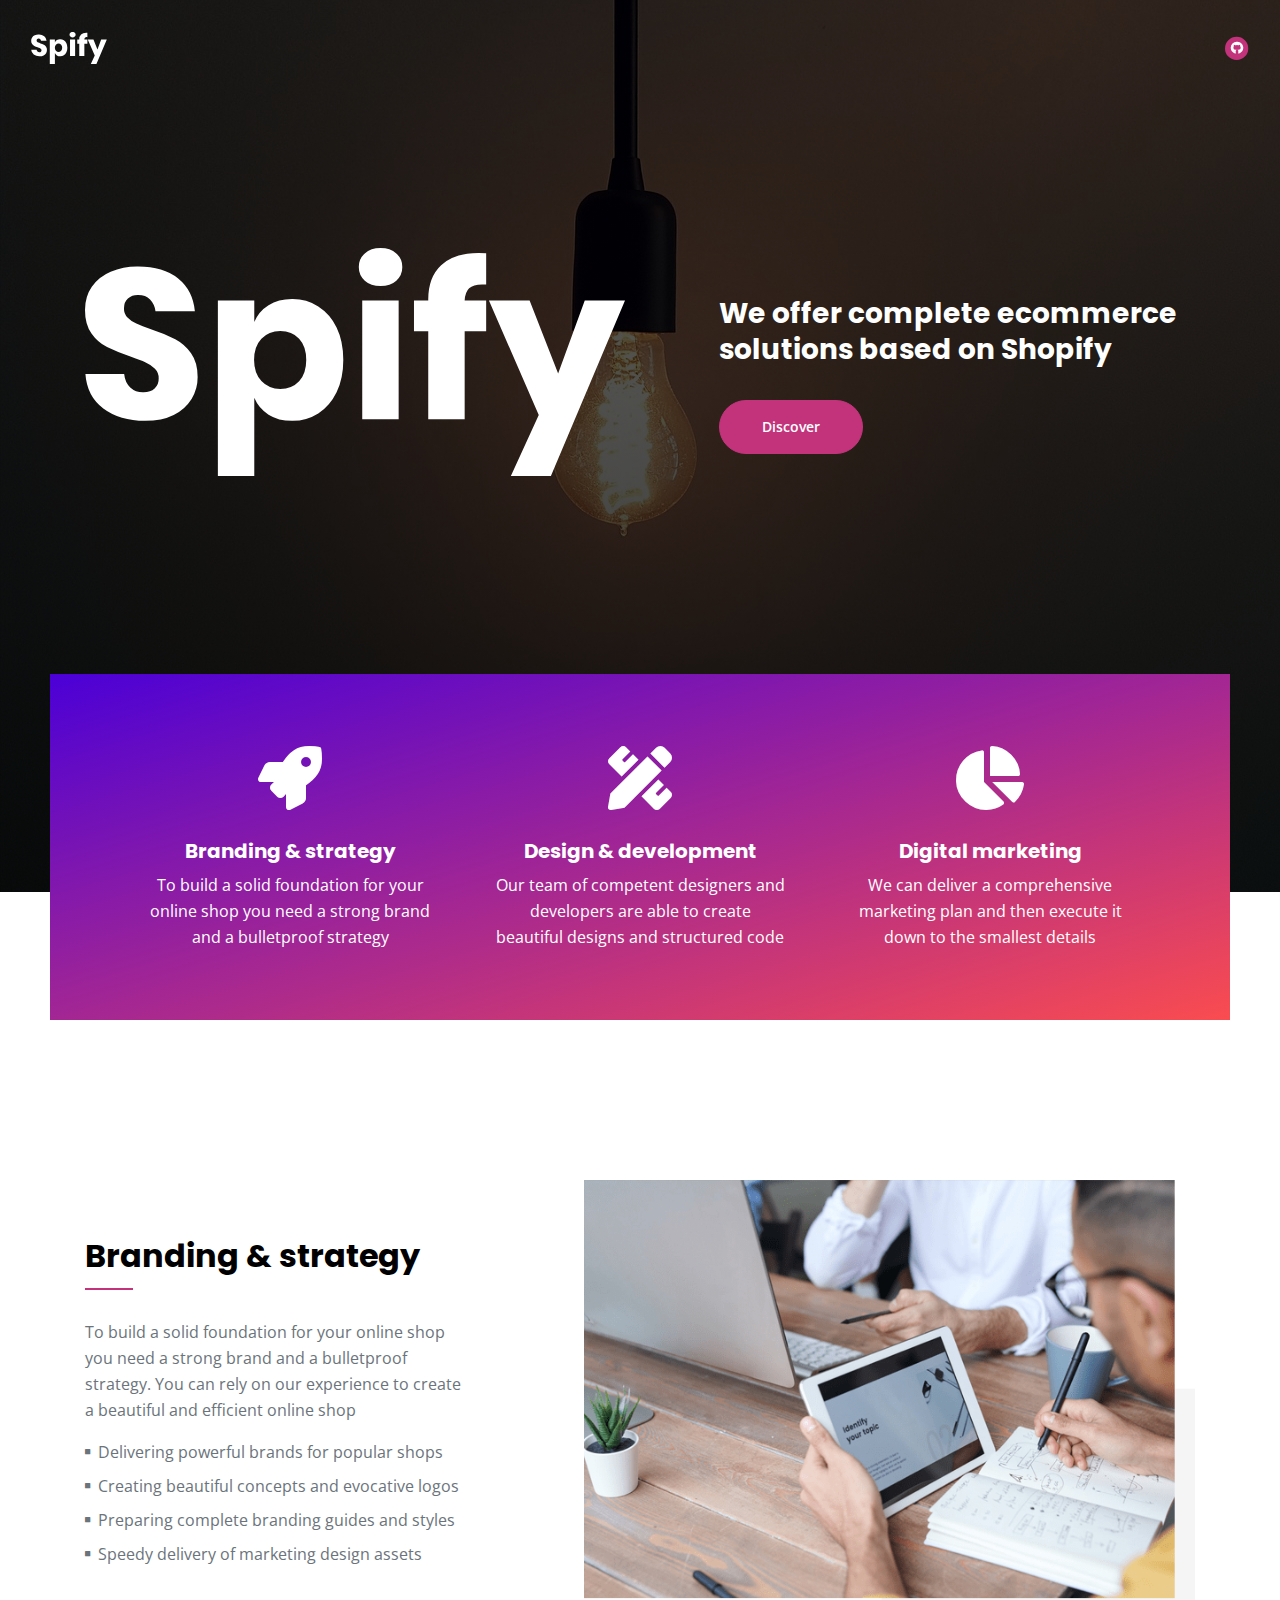
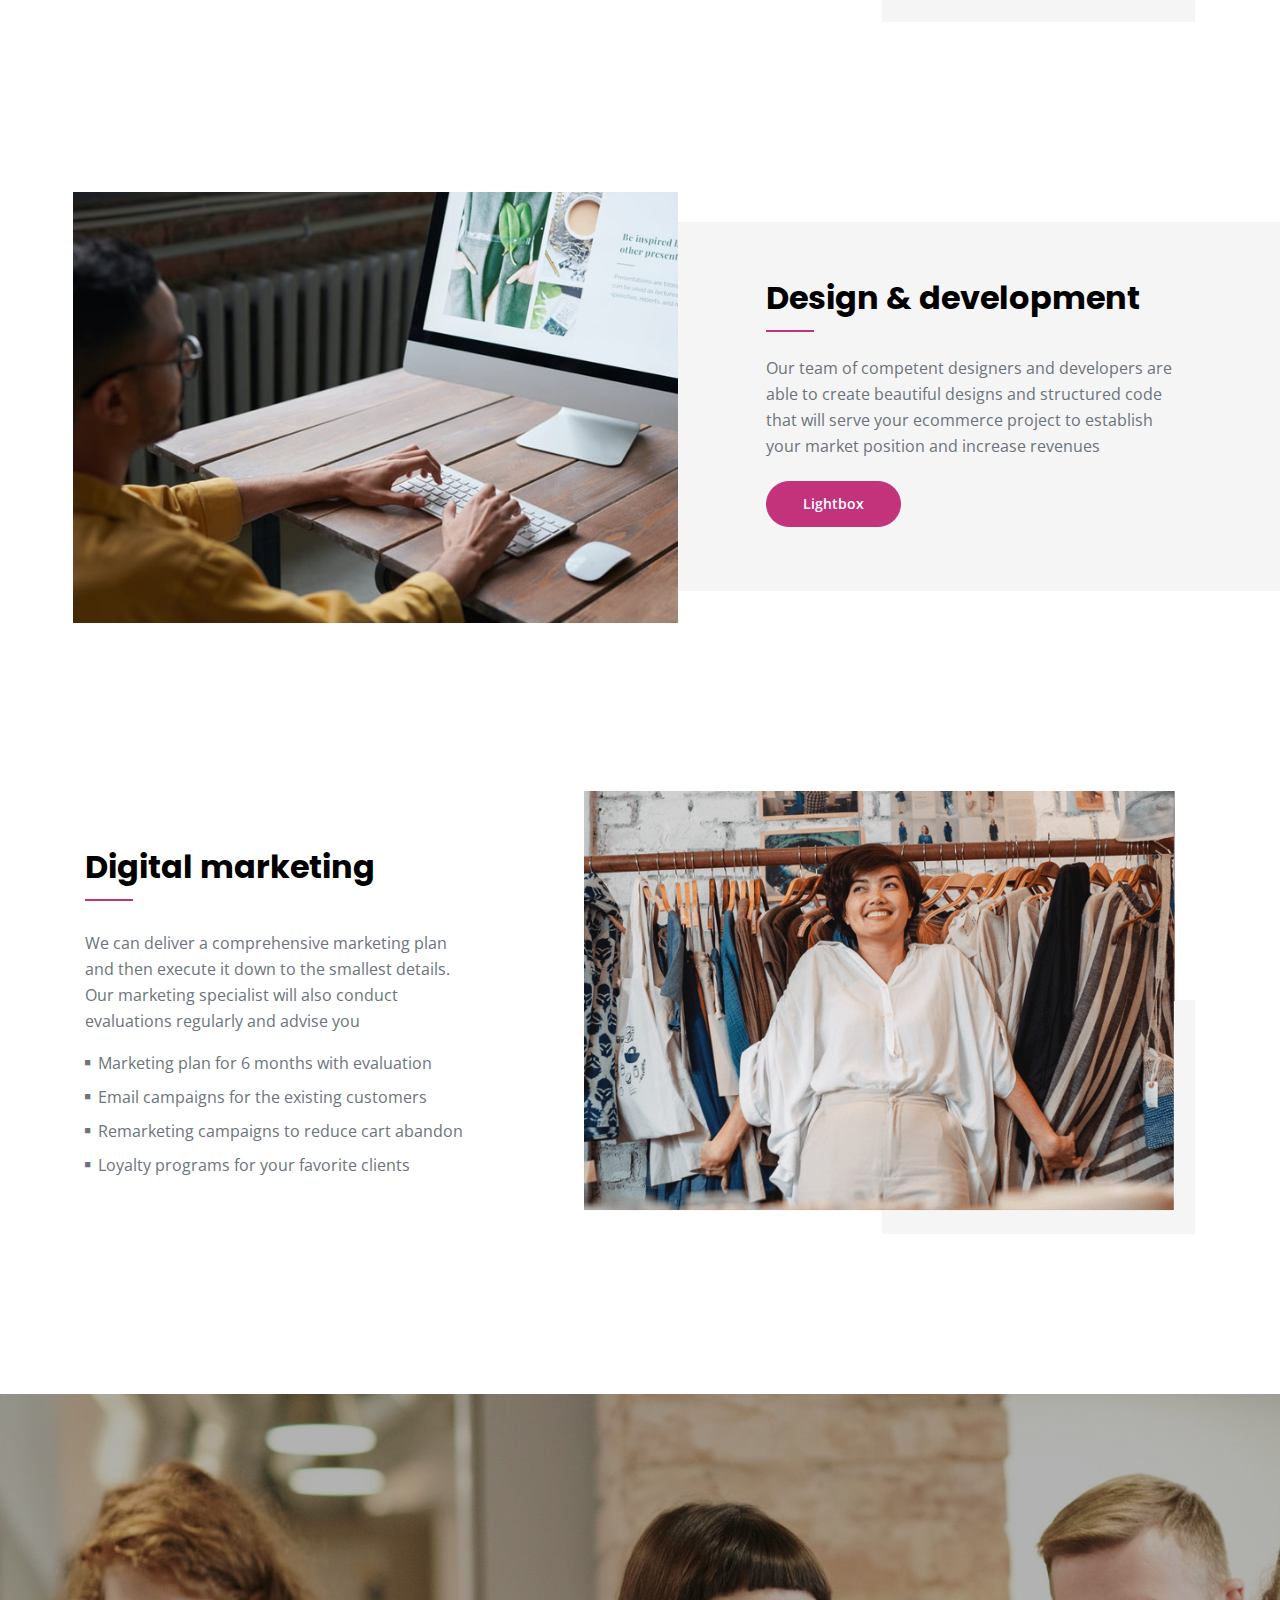
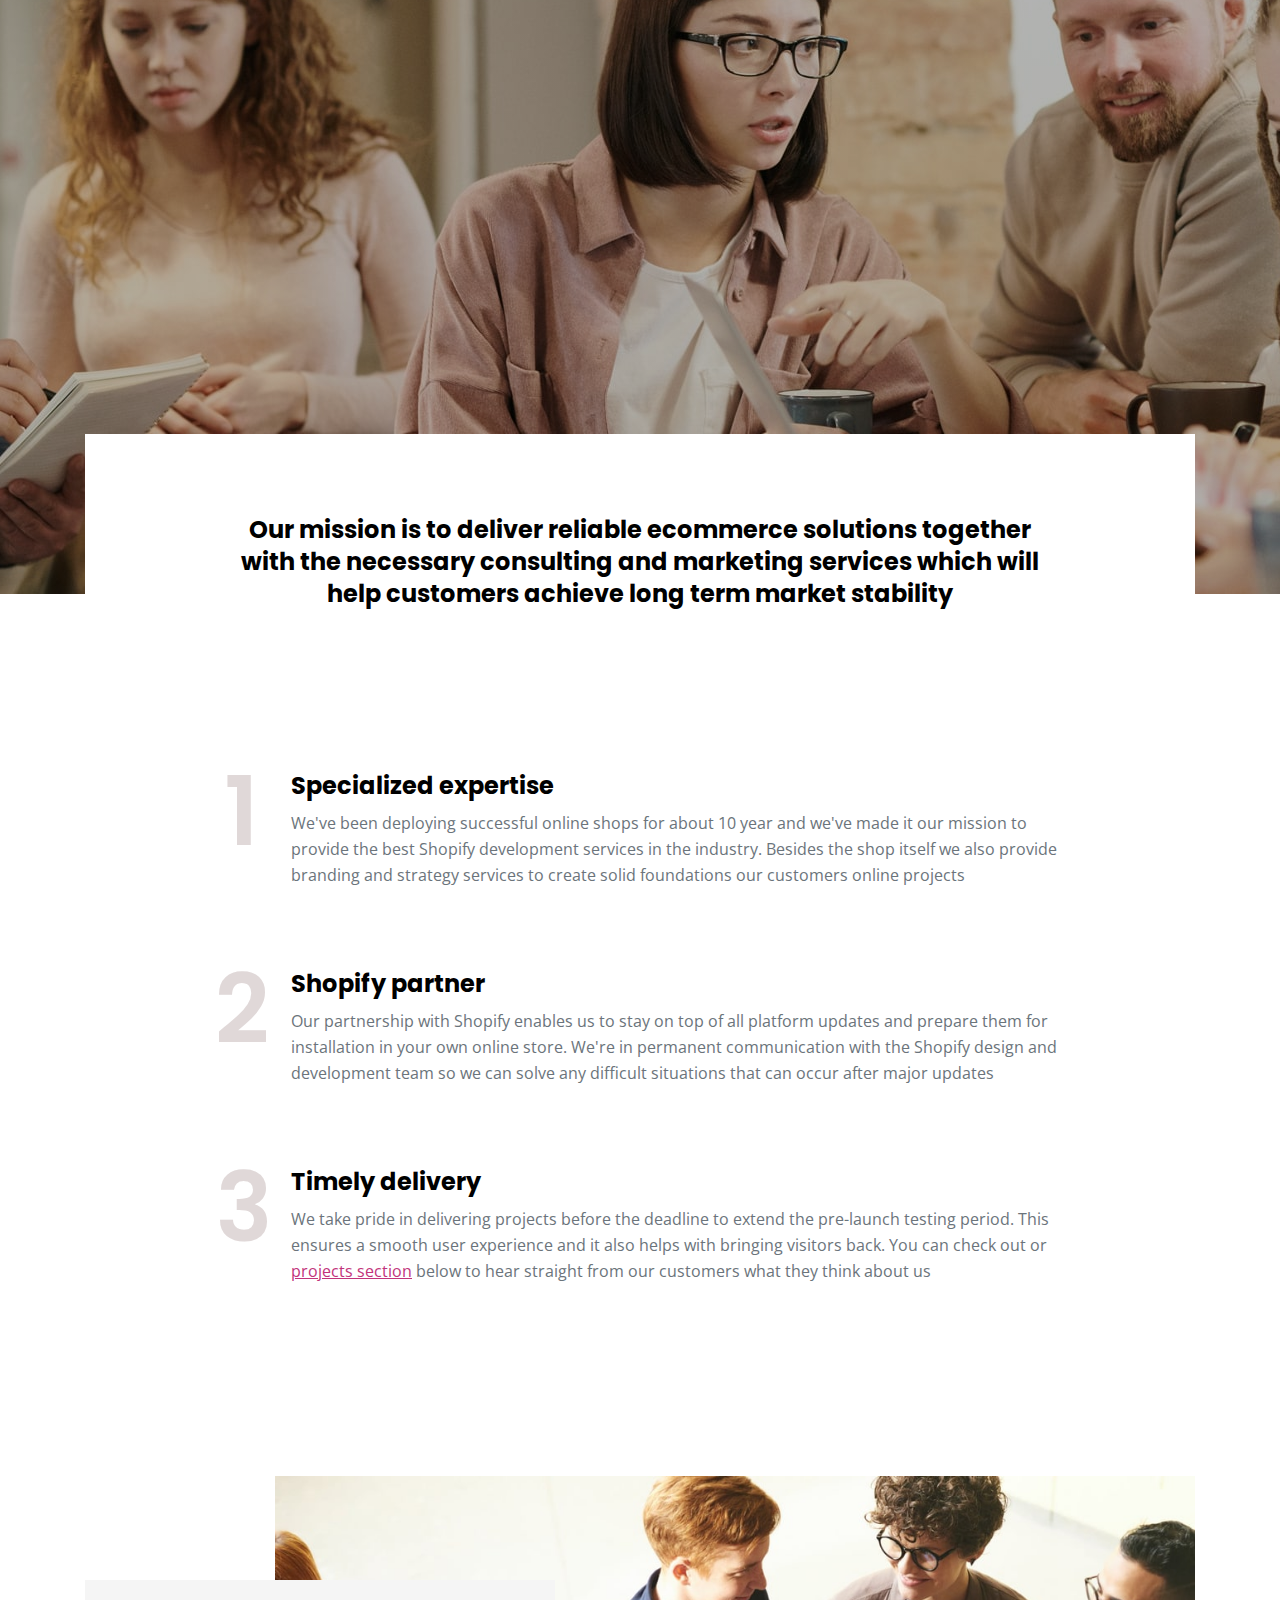
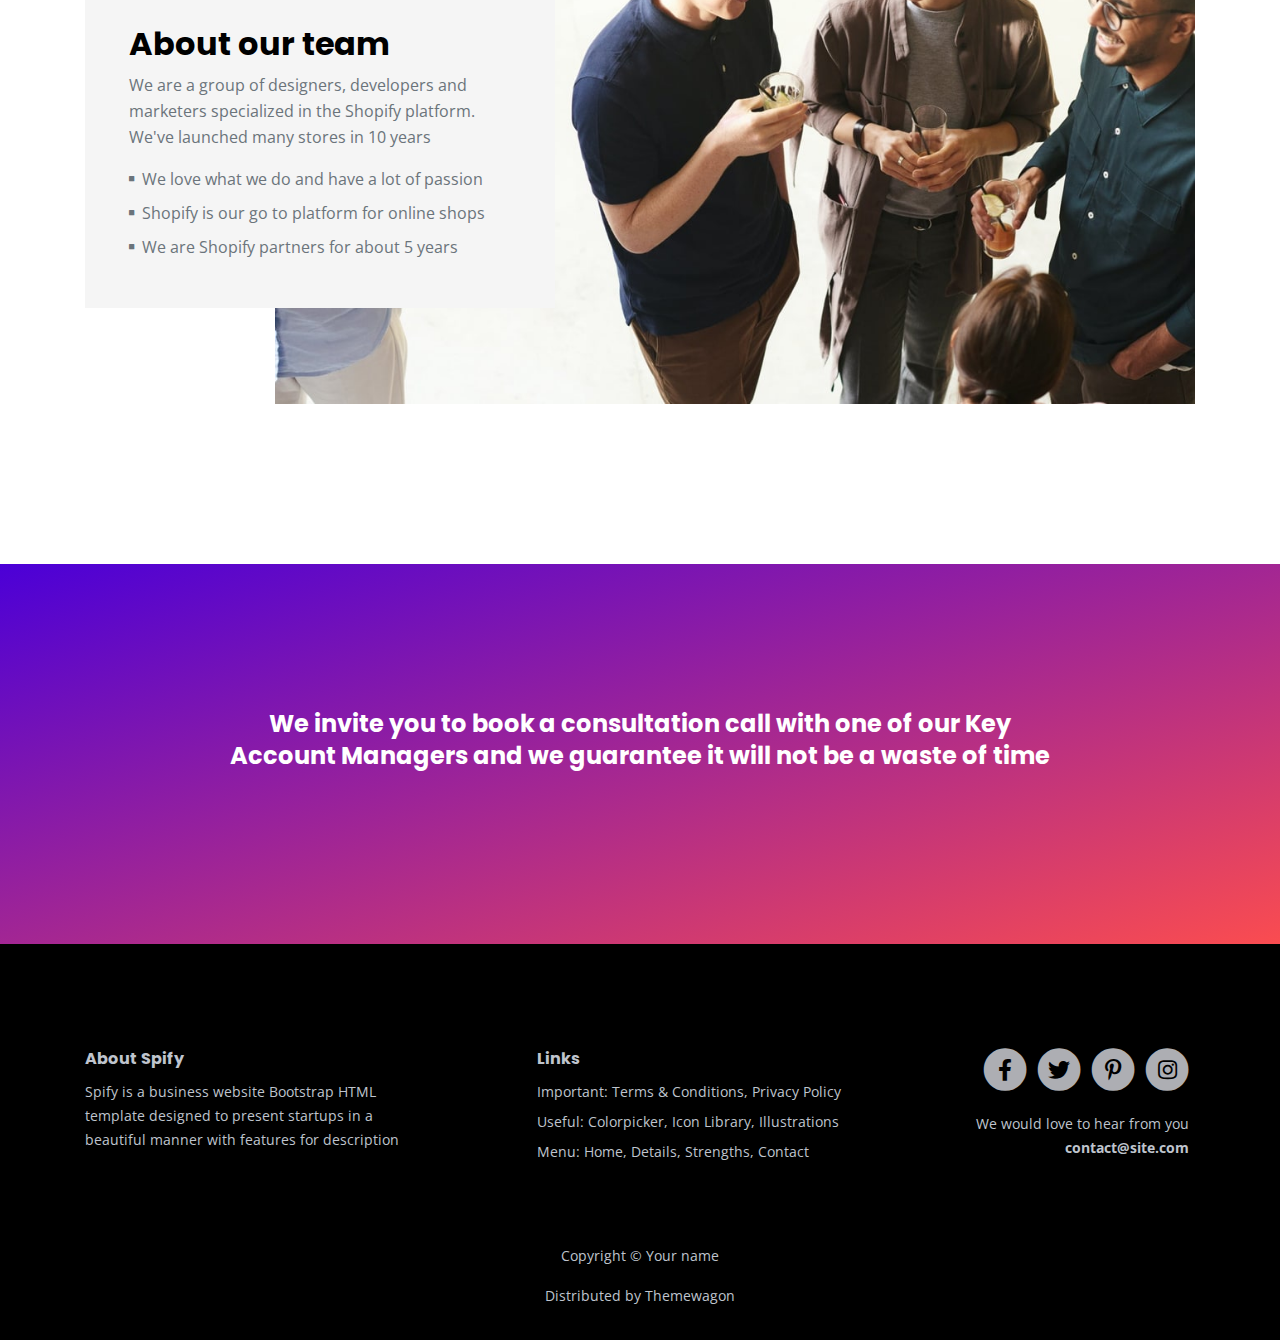
<file: src/index.html>
<!DOCTYPE html>
<html lang="en">
<head>
    <meta charset="utf-8">
    <meta name="viewport" content="width=device-width, initial-scale=1, shrink-to-fit=no">
    
    <!-- SEO Meta Tags -->
    <meta name="description" content="Your description">
    <meta name="author" content="Your name">

    <!-- OG Meta Tags to improve the way the post looks when you share the page on Facebook, Twitter, LinkedIn -->
	<meta property="og:site_name" content="" /> <!-- website name -->
	<meta property="og:site" content="" /> <!-- website link -->
	<meta property="og:title" content=""/> <!-- title shown in the actual shared post -->
	<meta property="og:description" content="" /> <!-- description shown in the actual shared post -->
	<meta property="og:image" content="" /> <!-- image link, make sure it's jpg -->
	<meta property="og:url" content="" /> <!-- where do you want your post to link to -->
	<meta name="twitter:card" content="summary_large_image"> <!-- to have large image post format in Twitter -->

    <!-- Webpage Title -->
    <title>Spify Webpage Title</title>
    
    <!-- Styles -->
    <link rel="preconnect" href="https://fonts.gstatic.com">
    <link href="https://fonts.googleapis.com/css2?family=Open+Sans:ital,wght@0,400;0,600;0,700;1,400&family=Poppins:wght@600&display=swap" rel="stylesheet">
    <link href="css/bootstrap.css" rel="stylesheet">
    <link href="css/fontawesome-all.css" rel="stylesheet">
    <link href="css/swiper.css" rel="stylesheet">
	<link href="css/magnific-popup.css" rel="stylesheet">
	<link href="css/styles.css" rel="stylesheet">
	
	<!-- Favicon  -->
    <link rel="icon" href="images/favicon.png">
</head>
<body data-spy="scroll" data-target=".fixed-top">
    
    <!-- Navigation -->
    <nav class="navbar navbar-expand-lg fixed-top navbar-dark">
        <div class="container">
            
            <!-- Image Logo -->
            <a class="navbar-brand logo-image" href="index.html"><img src="images/logo.svg" alt="alternative"></a>  

            <!-- Text Logo - Use this if you don't have a graphic logo -->
            <!-- <a class="navbar-brand logo-text page-scroll" href="index.html">Spify</a> -->

            <button class="navbar-toggler p-0 border-0" type="button" data-toggle="offcanvas">
                <span class="navbar-toggler-icon"></span>
            </button>

            <div class="navbar-collapse offcanvas-collapse" id="navbarsExampleDefault">
                <ul class="navbar-nav ml-auto">
                    <!-- <li class="nav-item">
                        <a class="nav-link page-scroll" href="#header">Home <span class="sr-only">(current)</span></a>
                    </li>
                    <li class="nav-item">
                        <a class="nav-link page-scroll" href="#details">Details</a>
                    </li>
                    <li class="nav-item">
                        <a class="nav-link page-scroll" href="#strengths">Strengths</a>
                    </li>
                    <li class="nav-item">
                        <a class="nav-link page-scroll" href="#about">About</a>
                    </li>
                    <li class="nav-item dropdown">
                        <a class="nav-link dropdown-toggle" href="#" id="dropdown01" data-toggle="dropdown" aria-haspopup="true" aria-expanded="false">Drop</a>
                        <div class="dropdown-menu" aria-labelledby="dropdown01">
                            <a class="dropdown-item page-scroll" href="article.html">Article Details</a>
                            <div class="dropdown-divider"></div>
                            <a class="dropdown-item page-scroll" href="terms.html">Terms Conditions</a>
                            <div class="dropdown-divider"></div>
                            <a class="dropdown-item page-scroll" href="privacy.html">Privacy Policy</a>
                        </div>
                    </li>
                    <li class="nav-item">
                        <a class="nav-link page-scroll" href="#contact">Contact</a>
                    </li> -->
                </ul>
                <span class="nav-item social-icons">
                    <span class="fa-stack">
                        <a href="#your-link">
                            <i class="fas fa-circle fa-stack-2x"></i>
                            <!-- <i class="fab fa-github fa-stack-1x"></i> -->
                            <i class="fab fa-github fa-stack-1x"></i>
                        </a>
                    </span>
                </span>
            </div> <!-- end of navbar-collapse -->
        </div> <!-- end of container -->
    </nav> <!-- end of navbar -->
    <!-- end of navigation -->


    <!-- Header -->
    <header id="header" class="header">
        <div class="container">
            <div class="row">
                <div class="col-lg-6">
                    <div class="image-container">
                        <img class="img-fluid" src="images/header-logo.svg" alt="alternative">
                    </div> <!-- end of image-container -->
                </div> <!-- end of col -->
                <div class="col-lg-6">
                    <div class="text-container">
                        <h3>We offer complete ecommerce solutions based on Shopify</h3>
                        <a class="btn-solid-lg page-scroll" href="#details">Discover</a>
                    </div> <!-- end of text-container -->
                </div> <!-- end of col -->
            </div> <!-- end of row -->
        </div> <!-- end of container -->
        <div class="services">
            <div class="container">
                <div class="row">
                    <div class="col-lg-12">

                        <!-- Card -->
                        <div class="card">
                            <div class="card-image">
                                <i class="fas fa-rocket"></i>
                            </div>
                            <div class="card-body">
                                <h5 class="card-title">Branding & strategy</h5>
                                <div class="card-text">To build a solid foundation for your online shop you need a strong brand and a bulletproof strategy</div>
                            </div>
                        </div>
                        <!-- end of card -->

                        <!-- Card -->
                        <div class="card">
                            <div class="card-image">
                                <i class="fas fa-pencil-ruler"></i>
                            </div>
                            <div class="card-body">
                                <h5 class="card-title">Design & development</h5>
                                <div class="card-text">Our team of competent designers and developers are able to create beautiful designs and structured code</div>
                            </div>
                        </div>
                        <!-- end of card -->

                        <!-- Card -->
                        <div class="card">
                            <div class="card-image">
                                <i class="fas fa-chart-pie"></i>
                            </div>
                            <div class="card-body">
                                <h5 class="card-title">Digital marketing</h5>
                                <div class="card-text">We can deliver a comprehensive marketing plan and then execute it down to the smallest details</div>
                            </div>
                        </div>
                        <!-- end of card -->

                    </div> <!-- end of col -->
                </div> <!-- end of row -->
            </div> <!-- end of container -->
        </div> <!-- end of services -->
    </header> <!-- end of header -->
    <!-- end of header -->


    <!-- Details 1 -->
    <div id="details" class="basic-1">
        <div class="container">
            <div class="row">
                <div class="col-lg-6 col-xl-5">
                    <div class="text-container">
                        <h2>Branding & strategy</h2>
                        <hr class="hr-heading">
                        <p>To build a solid foundation for your online shop you need a strong brand and a bulletproof strategy. You can rely on our experience to create a beautiful and efficient online shop</p>
                        <ul class="list-unstyled li-space-lg">
                            <li class="media">
                                <i class="fas fa-square"></i>
                                <div class="media-body">Delivering powerful brands for popular shops</div>
                            </li>
                            <li class="media">
                                <i class="fas fa-square"></i>
                                <div class="media-body">Creating beautiful concepts and evocative logos</div>
                            </li>
                            <li class="media">
                                <i class="fas fa-square"></i>
                                <div class="media-body">Preparing complete branding guides and styles</div>
                            </li>
                            <li class="media">
                                <i class="fas fa-square"></i>
                                <div class="media-body">Speedy delivery of marketing design assets</div>
                            </li>
                        </ul>
                    </div> <!-- end of text-container -->
                </div> <!-- end of col -->
                <div class="col-lg-6 col-xl-7">
                    <div class="image-container">
                        <img class="img-fluid" src="images/details-1.png" alt="alternative">
                    </div> <!-- end of image-container -->
                </div> <!-- end of col -->
            </div> <!-- end of row -->
        </div> <!-- end of container -->
    </div> <!-- end of basic-1 -->
    <!-- end of details 1 -->


    <!-- Details 2 -->
    <div class="basic-2">
        <div class="container-fluid">
            <div class="row">
                <div class="image-area">
                    <div class="image-container">
                        <img class="img-fluid" src="images/details-2.jpg" alt="alternative">
                    </div> <!-- end of image-container -->
                </div> <!-- end of image-area -->
                <div class="text-area">
                    <div class="text-container">
                        <h2>Design & development</h2>
                        <hr class="hr-heading">
                        <p>Our team of competent designers and developers are able to create beautiful designs and structured code that will serve your ecommerce project to establish your market position and increase revenues</p>
                        <a class="btn-solid-reg popup-with-move-anim" href="#details-lightbox">Lightbox</a>
                    </div> <!-- end of text-container -->
                </div> <!-- end of text-area -->
            </div> <!-- end of row -->
        </div> <!-- end of container-fluid -->
    </div> <!-- end of basic-1 -->
    <!-- end of details 2 -->


    <!-- Details Lightbox -->
    <!-- Lightbox -->
	<div id="details-lightbox" class="lightbox-basic zoom-anim-dialog mfp-hide">
        <div class="row">
            <button title="Close (Esc)" type="button" class="mfp-close x-button">×</button>
			<div class="col-lg-8">
                <div class="image-container">
                    <img class="img-fluid" src="images/details-lightbox.jpg" alt="alternative">
                </div> <!-- end of image-container -->
			</div> <!-- end of col -->
			<div class="col-lg-4">
                <h3>Goals Setting</h3>
				<hr>
                <p>The app can easily help you track your personal development evolution if you take the time to set it up.</p>
                <h4>User Feedback</h4>
                <p>This is a great app which can help you save time and make your live easier. And it will help improve your productivity.</p>
                <ul class="list-unstyled li-space-lg">
                    <li class="media">
                        <i class="fas fa-check"></i><div class="media-body">Splash screen panel</div>
                    </li>
                    <li class="media">
                        <i class="fas fa-check"></i><div class="media-body">Statistics graph report</div>
                    </li>
                    <li class="media">
                        <i class="fas fa-check"></i><div class="media-body">Events calendar layout</div>
                    </li>
                    <li class="media">
                        <i class="fas fa-check"></i><div class="media-body">Location details screen</div>
                    </li>
                    <li class="media">
                        <i class="fas fa-check"></i><div class="media-body">Onboarding steps interface</div>
                    </li>
                </ul>
                <a class="btn-solid-reg mfp-close page-scroll" href="#contact">Contact Us</a> <button class="btn-outline-reg mfp-close as-button" type="button">Back</button>
			</div> <!-- end of col -->
		</div> <!-- end of row -->
    </div> <!-- end of lightbox-basic -->
    <!-- end of lightbox -->
    <!-- end of details lightbox -->


    <!-- Details 3 -->
    <div class="basic-3">
        <div class="container">
            <div class="row">
                <div class="col-lg-6 col-xl-5">
                    <div class="text-container">
                        <h2>Digital marketing</h2>
                        <hr class="hr-heading">
                        <p>We can deliver a comprehensive marketing plan and then execute it down to the smallest details. Our marketing specialist will also conduct evaluations regularly and advise you</p>
                        <ul class="list-unstyled li-space-lg">
                            <li class="media">
                                <i class="fas fa-square"></i>
                                <div class="media-body">Marketing plan for 6 months with evaluation</div>
                            </li>
                            <li class="media">
                                <i class="fas fa-square"></i>
                                <div class="media-body">Email campaigns for the existing customers</div>
                            </li>
                            <li class="media">
                                <i class="fas fa-square"></i>
                                <div class="media-body">Remarketing campaigns to reduce cart abandon</div>
                            </li>
                            <li class="media">
                                <i class="fas fa-square"></i>
                                <div class="media-body">Loyalty programs for your favorite clients</div>
                            </li>
                        </ul>
                    </div> <!-- end of text-container -->
                </div> <!-- end of col -->
                <div class="col-lg-6 col-xl-7">
                    <div class="image-container">
                        <img class="img-fluid" src="images/details-3.png" alt="alternative">
                    </div> <!-- end of image-container -->
                </div> <!-- end of col -->
            </div> <!-- end of row -->
        </div> <!-- end of container -->
    </div> <!-- end of basic-3 -->
    <!-- end of details 3 -->


    <!-- Mission -->
    <div class="basic-4">
        <div class="container">
            <div class="row">
                <div class="text-container">
                    <h4>Our mission is to deliver reliable ecommerce solutions together with the necessary consulting and marketing services which will help customers achieve long term market stability</h4>
                </div> <!-- end of text-container -->
            </div> <!-- end of row -->
        </div> <!-- end of container -->
    </div> <!-- end of basic-4 -->
    <!-- end of mission -->


    <!-- Strengths -->
    <div id="strengths" class="basic-5">
        <div class="container">
            <div class="row">
                <div class="col-lg-12">
                    <ul class="list-unstyled li-space-lg">
                        <li class="media">
                            <div class="bullet">1</div>
                            <div class="media-body">
                                <h4>Specialized expertise</h4>
                                <p>We've been deploying successful online shops for about 10 year and we've made it our mission to provide the best Shopify development services in the industry. Besides the shop itself we also provide branding and strategy services to create solid foundations our customers online projects</p>
                            </div>
                        </li>
                        <li class="media">
                            <div class="bullet">2</div>
                            <div class="media-body">
                                <h4>Shopify partner</h4>
                                <p>Our partnership with Shopify enables us to stay on top of all platform updates and prepare them for installation in your own online store. We're in permanent communication with the Shopify design and development team so we can solve any difficult situations that can occur after major updates</p>
                            </div>
                        </li>
                        <li class="media">
                            <div class="bullet">3</div>
                            <div class="media-body">
                                <h4>Timely delivery</h4>
                                <p>We take pride in delivering projects before the deadline to extend the pre-launch testing period. This ensures a smooth user experience and it also helps with bringing visitors back. You can check out or <a class="red page-scroll" href="#projects">projects section</a> below to hear straight from our customers what they think about us</p>
                            </div>
                        </li>
                    </ul>
                </div> <!-- end of col-lg-12 -->
            </div> <!-- end of row -->
        </div> <!-- end of container -->
    </div> <!-- end of basic-5 -->
    <!-- end of strengths -->


    <!-- About -->
    <div id="about" class="basic-6">
        <div class="container">
            <div class="row">
                <div class="col-lg-12">
                    <div class="text-container bg-gray">
                        <h2>About our team</h2>
                        <p>We are a group of designers, developers and marketers specialized in the Shopify platform. We've launched many stores in 10 years</p>
                        <ul class="list-unstyled li-space-lg">
                            <li class="media">
                                <i class="fas fa-square"></i>
                                <div class="media-body">We love what we do and have a lot of passion</div>
                            </li>
                            <li class="media">
                                <i class="fas fa-square"></i>
                                <div class="media-body">Shopify is our go to platform for online shops</div>
                            </li>
                            <li class="media">
                                <i class="fas fa-square"></i>
                                <div class="media-body">We are Shopify partners for about 5 years</div>
                            </li>
                        </ul>
                    </div> <!-- end of text-container -->
                    <div class="image-container">
                        <img class="img-fluid" src="images/about.jpg" alt="alternative">
                    </div> <!-- end of image-container -->
                </div> <!-- end of col -->
            </div> <!-- end of row -->
        </div> <!-- end of container -->
    </div> <!-- end of basic-6 -->
    <!-- end of about -->


    <!-- Invitation -->
    <div class="basic-7">
        <div class="container">
            <div class="row">
                <div class="col-lg-12">
                    <h4>We invite you to book a consultation call with one of our Key Account Managers and we guarantee it will not be a waste of time</h4>
                </div> <!-- end of col -->
            </div> <!-- end of row -->
        </div> <!-- end of container -->
    </div> <!-- end of basic-7 -->
    <!-- end of invitation -->


    <!-- Footer -->
    <div class="footer">
        <div class="container">
            <div class="row">
                <div class="col-lg-12">
                    <div class="footer-col first">
                        <h6>About Spify</h6>
                        <p class="p-small">Spify is a business website Bootstrap HTML template designed to present startups in a beautiful manner with features for description</p>
                    </div> <!-- end of footer-col -->
                    <div class="footer-col second">
                        <h6>Links</h6>
                        <ul class="list-unstyled li-space-lg p-small">
                            <li>Important: <a href="terms.html">Terms & Conditions</a>, <a href="privacy.html">Privacy Policy</a></li>
                            <li>Useful: <a href="#">Colorpicker</a>, <a href="#">Icon Library</a>, <a href="#">Illustrations</a></li>
                            <li>Menu: <a class="page-scroll" href="#header">Home</a>, <a class="page-scroll" href="#details">Details</a>, <a class="page-scroll" href="#strengths">Strengths</a>, <a class="page-scroll" href="#contact">Contact</a></li>
                        </ul>
                    </div> <!-- end of footer-col -->
                    <div class="footer-col third">
                        <span class="fa-stack">
                            <a href="#your-link">
                                <i class="fas fa-circle fa-stack-2x"></i>
                                <i class="fab fa-facebook-f fa-stack-1x"></i>
                            </a>
                        </span>
                        <span class="fa-stack">
                            <a href="#your-link">
                                <i class="fas fa-circle fa-stack-2x"></i>
                                <i class="fab fa-twitter fa-stack-1x"></i>
                            </a>
                        </span>
                        <span class="fa-stack">
                            <a href="#your-link">
                                <i class="fas fa-circle fa-stack-2x"></i>
                                <i class="fab fa-pinterest-p fa-stack-1x"></i>
                            </a>
                        </span>
                        <span class="fa-stack">
                            <a href="#your-link">
                                <i class="fas fa-circle fa-stack-2x"></i>
                                <i class="fab fa-instagram fa-stack-1x"></i>
                            </a>
                        </span>
                        <p class="p-small">We would love to hear from you <a href="mailto:contact@site.com"><strong>contact@site.com</strong></a></p>
                    </div> <!-- end of footer-col -->
                </div> <!-- end of col -->
            </div> <!-- end of row -->
        </div> <!-- end of container -->
    </div> <!-- end of footer -->  
    <!-- end of footer -->


    <!-- Copyright -->
    <div class="copyright">
        <div class="container">
            <div class="row">
                <div class="col-lg-12">
                    <p class="p-small">Copyright © <a href="#your-link">Your name</a></p>
                </div> <!-- end of col -->
            </div> <!-- enf of row -->
        </div> <!-- end of container -->

        <div class="container">
            <div class="row"> 
                <div class="col-lg-12">
                    <p class="p-small">Distributed by <a href="https://themewagon.com/">Themewagon</a></p> 
                </div> <!-- end of col -->
            </div> <!-- enf of row -->
        </div> <!-- end of container -->
    </div> <!-- end of copyright --> 
    <!-- end of copyright -->
    
    	
    <!-- Scripts -->
    <script src="js/jquery.min.js"></script> <!-- jQuery for Bootstrap's JavaScript plugins -->
    <script src="js/bootstrap.min.js"></script> <!-- Bootstrap framework -->
    <script src="js/jquery.easing.min.js"></script> <!-- jQuery Easing for smooth scrolling between anchors -->
    <script src="js/swiper.min.js"></script> <!-- Swiper for image and text sliders -->
    <script src="js/jquery.magnific-popup.js"></script> <!-- Magnific Popup for lightboxes -->
    <script src="js/scripts.js"></script> <!-- Custom scripts -->
</body>
</html>
</file>
<file: css/styles.css>
/* Description: Master CSS file */

/*****************************************
Table Of Contents:
- General Styles
- Navigation
- Header
- Details 1
- Details 2
- Details Lightbox
- Details 3
- Mission
- Strengths
- Projects
- About
- Invitation
- Contact
- Footer
- Copyright
- Back To Top Button 
- Extra Pages
- Media Queries
******************************************/

/*****************************************
Colors:
- Backgrounds, navbar - black #000000
- Backgrounds - light gray #f5f5f5
- Buttons, icons - red #c2337b
- Headings text - black #000000
- Body text - dark gray #6b747b
******************************************/


/**************************/
/*     General Styles     */
/**************************/
body,
html {
    width: 100%;
	height: 100%;
}

body, p {
	color: #6b747b; 
	font: 400 1rem/1.625rem "Open Sans", sans-serif;
}

h1 {
	color: #000000;
	font-weight: 700;
	font-size: 2.5rem;
	line-height: 3.25rem;
	font-family: "Poppins"
}

h2 {
	color: #000000;
	font-weight: 700;
	font-size: 2rem;
	line-height: 2.5rem;
	font-family: "Poppins"
}

h3 {
	color: #000000;
	font-weight: 700;
	font-size: 1.75rem;
	line-height: 2.25rem;
	font-family: "Poppins"
}

h4 {
	color: #000000;
	font-weight: 700;
	font-size: 1.5rem;
	line-height: 2rem;
	font-family: "Poppins"
}

h5 {
	color: #000000;
	font-weight: 700;
	font-size: 1.25rem;
	line-height: 1.625rem;
	font-family: "Poppins"
}

h6 {
	color: #000000;
	font-weight: 700;
	font-size: 1rem;
	line-height: 1.375rem;
	font-family: "Poppins"
}

.p-large {
	font-size: 1.125rem;
	line-height: 1.75rem;
}

.p-small {
	font-size: 0.875rem;
	line-height: 1.5rem;
}

.testimonial-text {
	font-style: italic;
}

.testimonial-author {
	font-weight: 700;
	font-size: 1rem;
	line-height: 1.5rem;
}

.li-space-lg li {
	margin-bottom: 0.5rem;
}

a {
	color: #6b747b;
	text-decoration: underline;
}

a:hover {
	color: #6b747b;
	text-decoration: underline;
}

.no-line {
	text-decoration: none;
}

.no-line:hover {
	text-decoration: none;
}

.red {
	color: #c2337b;
}

.bg-gray {
	background-color: #f5f5f5;
}

.hr-heading {
	display: block;
	width: 3rem;
	height: 2px;
	margin-top: 0.75rem;
	margin-bottom: 0.75rem;
	margin-left: 0;
	border: none;
	background-color: #c2337b;
}

.btn-solid-reg {
	display: inline-block;
	padding: 1.375rem 2.25rem 1.375rem 2.25rem;
	border: 1px solid #c2337b;
	border-radius: 32px;
	background-color: #c2337b;
	color: #ffffff;
	font-weight: 600;
	font-size: 0.875rem;
	line-height: 0;
	text-decoration: none;
	transition: all 0.2s;
}

.btn-solid-reg:hover {
	background-color: transparent;
	color: #c2337b; /* needs to stay here because of the color property of a tag */
	text-decoration: none;
}

.btn-solid-lg {
	display: inline-block;
	padding: 1.625rem 2.625rem 1.625rem 2.625rem;
	border: 1px solid #c2337b;
	border-radius: 32px;
	background-color: #c2337b;
	color: #ffffff;
	font-weight: 600;
	font-size: 0.875rem;
	line-height: 0;
	text-decoration: none;
	transition: all 0.2s;
}

.btn-solid-lg:hover {
	background-color: transparent;
	color: #c2337b; /* needs to stay here because of the color property of a tag */
	text-decoration: none;
}

.btn-outline-reg {
	display: inline-block;
	padding: 1.375rem 2.25rem 1.375rem 2.25rem;
	border: 1px solid #000000;
	border-radius: 32px;
	background-color: transparent;
	color: #000000;
	font-weight: 600;
	font-size: 0.875rem;
	line-height: 0;
	text-decoration: none;
	transition: all 0.2s;
}

.btn-outline-reg:hover {
	background-color: #000000;
	color: #ffffff;
	text-decoration: none;
}

.btn-outline-lg {
	display: inline-block;
	padding: 1.625rem 2.625rem 1.625rem 2.625rem;
	border: 1px solid #000000;
	border-radius: 32px;
	background-color: transparent;
	color: #000000;
	font-weight: 600;
	font-size: 0.875rem;
	line-height: 0;
	text-decoration: none;
	transition: all 0.2s;
}

.btn-outline-lg:hover {
	background-color: #000000;
	color: #ffffff;
	text-decoration: none;
}

.btn-outline-sm {
	display: inline-block;
	padding: 1rem 1.5rem 1rem 1.5rem;
	border: 1px solid #000000;
	border-radius: 32px;
	background-color: transparent;
	color: #000000;
	font-weight: 600;
	font-size: 0.875rem;
	line-height: 0;
	text-decoration: none;
	transition: all 0.2s;
}

.btn-outline-sm:hover {
	background-color: #000000;
	color: #ffffff;
	text-decoration: none;
}

.form-group {
	position: relative;
	margin-bottom: 1.25rem;
}

.label-control {
	position: absolute;
	top: 0.875rem;
	left: 1.5rem;
	color: #7d838a;
	opacity: 1;
	font-size: 0.875rem;
	line-height: 1.375rem;
	cursor: text;
	transition: all 0.2s ease;
}

.form-control-input:focus + .label-control,
.form-control-input.notEmpty + .label-control,
.form-control-textarea:focus + .label-control,
.form-control-textarea.notEmpty + .label-control {
	top: 0.125rem;
	color: #6b747b;
	opacity: 1;
	font-size: 0.75rem;
	font-weight: 700;
}

.form-control-input,
.form-control-select {
	display: block; /* needed for proper display of the label in Firefox, IE, Edge */
	width: 100%;
	padding-top: 1.125rem;
	padding-bottom: 0.125rem;
	padding-left: 1.5rem;
	border: 1px solid #cbcbd1;
	background-color: #ffffff;
	color: #6b747b;
	font-size: 0.875rem;
	line-height: 1.875rem;
	transition: all 0.2s;
	-webkit-appearance: none; /* removes inner shadow on form inputs on ios safari */
}

.form-control-select {
	padding-top: 0.5rem;
	padding-bottom: 0.5rem;
	height: 3.25rem;
	color: #7d838a;
}

select {
    /* you should keep these first rules in place to maintain cross-browser behavior */
    -webkit-appearance: none;
	-moz-appearance: none;
	-ms-appearance: none;
    -o-appearance: none;
    appearance: none;
    background-image: url('../images/down-arrow.png');
    background-position: 96% 50%;
    background-repeat: no-repeat;
    outline: none;
}

.form-control-textarea {
	display: block; /* used to eliminate a bottom gap difference between Chrome and IE/FF */
	width: 100%;
	height: 14rem; /* used instead of html rows to normalize height between Chrome and IE/FF */
	padding-top: 1.5rem;
	padding-left: 1.3125rem;
	border: 1px solid #cbcbd1;
	background-color: #ffffff;
	color: #6b747b;
	font-size: 0.875rem;
	line-height: 1.5rem;
	transition: all 0.2s;
}

.form-control-input:focus,
.form-control-select:focus,
.form-control-textarea:focus {
	border: 1px solid #a1a1a1;
	outline: none; /* Removes blue border on focus */
}

.form-control-input:hover,
.form-control-select:hover,
.form-control-textarea:hover {
	border: 1px solid #a1a1a1;
}

.checkbox {
	font-size: 0.75rem;
	line-height: 1.25rem;
}

input[type='checkbox'] {
	vertical-align: -10%;
	margin-right: 0.5rem;
}

.form-control-submit-button {
	display: inline-block;
	width: 100%;
	height: 3.25rem;
	border: 1px solid #c2337b;
	border-radius: 32px;
	background-color: #c2337b;
	color: #ffffff;
	font-weight: 600;
	font-size: 0.875rem;
	line-height: 0;
	cursor: pointer;
	transition: all 0.2s;
}

.form-control-submit-button:hover {
	border: 1px solid #000000;
	background-color: transparent;
	color: #000000;
}

/* Fade-move Animation For Details Lightbox - Magnific Popup */
/* at start */
.my-mfp-slide-bottom .zoom-anim-dialog {
	opacity: 0;
	transition: all 0.2s ease-out;
	-webkit-transform: translateY(-1.25rem) perspective(37.5rem) rotateX(10deg);
	-ms-transform: translateY(-1.25rem) perspective(37.5rem) rotateX(10deg);
	transform: translateY(-1.25rem) perspective(37.5rem) rotateX(10deg);
}

/* animate in */
.my-mfp-slide-bottom.mfp-ready .zoom-anim-dialog {
	opacity: 1;
	-webkit-transform: translateY(0) perspective(37.5rem) rotateX(0); 
	-ms-transform: translateY(0) perspective(37.5rem) rotateX(0); 
	transform: translateY(0) perspective(37.5rem) rotateX(0); 
}

/* animate out */
.my-mfp-slide-bottom.mfp-removing .zoom-anim-dialog {
	opacity: 0;
	-webkit-transform: translateY(-0.625rem) perspective(37.5rem) rotateX(10deg); 
	-ms-transform: translateY(-0.625rem) perspective(37.5rem) rotateX(10deg); 
	transform: translateY(-0.625rem) perspective(37.5rem) rotateX(10deg); 
}

/* dark overlay, start state */
.my-mfp-slide-bottom.mfp-bg {
	opacity: 0;
	transition: opacity 0.2s ease-out;
}

/* animate in */
.my-mfp-slide-bottom.mfp-ready.mfp-bg {
	opacity: 0.8;
}
/* animate out */
.my-mfp-slide-bottom.mfp-removing.mfp-bg {
	opacity: 0;
}
/* end of fade-move animation for details lightbox - magnific popup */


/**********************/
/*     Navigation     */
/**********************/
.navbar {
	background-color: #000000;
	font-weight: 600;
	font-size: 0.875rem;
	line-height: 0.875rem;
	box-shadow: 0 1px 6px 0 rgba(0, 0, 0, 0.025);
}

.navbar .navbar-brand {
	padding-top: 0.25rem;
	padding-bottom: 0.25rem;
}

.navbar .logo-image img {
    width: 150px;
	height: 50px;
}

.navbar .logo-text {
	color: #ffffff;
	font-weight: 700;
	font-size: 1.875rem;
	line-height: 1rem;
	text-decoration: none;
}

.offcanvas-collapse {
	position: fixed;
	top: 3.25rem;
	bottom: 0;
	left: 100%;
	width: 100%;
	padding-right: 1rem;
	padding-left: 1rem;
	overflow-y: auto;
	visibility: hidden;
	background-color: #000000;
	transition: visibility .3s ease-in-out, -webkit-transform .3s ease-in-out;
	transition: transform .3s ease-in-out, visibility .3s ease-in-out;
	transition: transform .3s ease-in-out, visibility .3s ease-in-out, -webkit-transform .3s ease-in-out;
}

.offcanvas-collapse.open {
	visibility: visible;
	-webkit-transform: translateX(-100%);
	transform: translateX(-100%);
}

.navbar .navbar-nav {
	margin-top: 0.75rem;
	margin-bottom: 0.5rem;
}

.navbar .nav-item .nav-link {
	padding-top: 0.625rem;
	padding-bottom: 0.625rem;
	color: #eeeeee;
	text-decoration: none;
	transition: all 0.2s ease;
}

.navbar .nav-item.dropdown.show .nav-link,
.navbar .nav-item .nav-link:hover,
.navbar .nav-item .nav-link.active {
	color: #ff67b3;
}

/* Dropdown Menu */
.navbar .dropdown .dropdown-menu {
	animation: fadeDropdown 0.2s; /* required for the fade animation */
}

@keyframes fadeDropdown {
    0% {
        opacity: 0;
    }

    100% {
        opacity: 1;
	}
}

.navbar .dropdown-menu {
	margin-top: 0.5rem;
	margin-bottom: 0.5rem;
	border: none;
	background-color: #000000;
}

.navbar .dropdown-item {
	padding-top: 0.5rem;
	padding-bottom: 0.5rem;
	color: #eeeeee;
	font-weight: 600;
	font-size: 0.875rem;
	line-height: 0.875rem;
	text-decoration: none;
}

.navbar .dropdown-item:hover {
	background-color: #000000;
	color: #ff67b3;
}

.navbar .dropdown-divider {
	width: 100%;
	height: 1px;
	margin: 0.5rem auto 0.5rem auto;
	border: none;
	background-color: #505050;
}
/* end of dropdown menu */

.navbar .fa-stack {
	width: 2em;
	margin-right: 0.25rem;
	font-size: 0.75rem;
}

.navbar .fa-stack-2x {
	color: #c2337b;
	transition: all 0.2s ease;
}

.navbar .fa-stack-1x {
	color: #ffffff;
	transition: all 0.2s ease;
}

.navbar .fa-stack:hover .fa-stack-2x {
	color: #ffffff;
}

.navbar .fa-stack:hover .fa-stack-1x {
	color: #c2337b;
}

.navbar .navbar-toggler {
	padding: 0;
	border: none;
	font-size: 1.25rem;
}


/*****************/
/*    Header     */
/*****************/
.header {
	padding-top: 7rem;
	background: linear-gradient(rgba(0, 0, 0, 0.6), rgba(0, 0, 0, 0.8)), url('../images/cover-lamp.jpg') center center no-repeat;
	background-size: cover;
	text-align: center;
}

.header .image-container h2 {
	color: #ffffff;
	font-size: 6em;
	font-family: "Noto";
	position: absolute;
	top: 50%;
	left: 50%;
	transform: translate(-50%, -50%);
}

.intro-text {
	margin-top: 50px;
}

.header .image-container {
	display: flex;
	/* justify-content: center; */
	align-items: baseline;
	margin-bottom: 2.75rem;
}

.header .text-container {
	margin-bottom: 7rem;
}

.header h3 {
	margin-bottom: 2rem;
	color: #ffffff;
}

.header .btn-solid-lg:hover {
	border: 1px solid #ffffff;
	color: #ffffff;
}

.header .services {
	padding-top: 4.5rem;
	padding-bottom: 0.375rem;
	background: linear-gradient(to bottom right, #4b00d7, #fa4c50);
}

.header .card {
	margin-bottom: 4rem;
	border: 0;
	background-color: transparent;
}

.header .card .fas {
	margin-bottom: 1.75rem;
	color: #ffffff;
	font-size: 4rem;
}

.header .card-body {
	padding: 0;
}

.header .card h5 {
	margin-bottom: 0.5rem;
	color: #ffffff;
}

.header .card .card-text {
	color: #ffffff;
}


/*********************/
/*     Details 1     */
/*********************/
.basic-1 {
	padding-top: 8.5rem;
	padding-bottom: 10rem;
}

.basic-1 .text-container {
	margin-bottom: 4rem;
}

.basic-1 .hr-heading {
	display: inline-block;
	margin-top: 0.25rem;
	margin-bottom: 1.375rem;
}

.basic-1 .list-unstyled .fas {
	font-size: 0.375rem;
	line-height: 1.625rem;
}

.basic-1 .list-unstyled .media-body {
	margin-left: 0.5rem;
}


/*********************/
/*     Details 2     */
/*********************/
.basic-2 .image-area {
	margin-right: auto;
	margin-left: auto;
}

.basic-2 .text-area {
	width: 100%;
	padding: 3.5rem 1rem 4rem 1rem;
	background-color: #f5f5f5;
}

.basic-2 .text-container {
	max-width: 510px;
	margin-right: auto;
	margin-left: auto;
}

.basic-2 .hr-heading {
	display: inline-block;
	margin-top: 0.25rem;
	margin-bottom: 1rem;
}

.basic-2 p {
	margin-bottom: 1.375rem;
}


/****************************/
/*     Details Lightbox     */
/****************************/
.lightbox-basic {
	position: relative;
	max-width: 1150px;
	margin: 2.5rem auto;
	padding: 3rem 1rem;
	background-color: #ffffff;
	text-align: left;
}

.lightbox-basic .image-container {
	margin-bottom: 3rem;
	text-align: center;
}

.lightbox-basic h3 {
	margin-bottom: 0.5rem;
}

.lightbox-basic hr {
	width: 44px;
	height: 2px;
	margin-top: 0.125rem;
	margin-bottom: 1rem;
	margin-left: 0;
	border: none;
	background-color: #c2337b;
}

.lightbox-basic h4 {
	margin-top: 1.75rem;
	margin-bottom: 0.625rem;
}

.lightbox-basic .list-unstyled {
	margin-bottom: 1.5rem;
}

.lightbox-basic .list-unstyled .fas {
	color: #c2337b;
	font-size: 0.875rem;
	line-height: 1.75rem;
}

.lightbox-basic .list-unstyled .media-body {
	margin-left: 0.625rem;
}

.lightbox-basic .list-unstyled {
	margin-bottom: 1.5rem;
}

/* Action Button */
.lightbox-basic .btn-solid-reg.mfp-close {
	position: relative;
	width: auto;
	height: auto;
	color: #ffffff;
	opacity: 1;
	font-family: "Open Sans";
}

.lightbox-basic .btn-solid-reg.mfp-close:hover {
	color: #c2337b;
}
/* end of action Button */

/* Back Button */
.lightbox-basic .btn-outline-reg.mfp-close.as-button {
	position: relative;
	display: inline-block;
	width: auto;
	height: auto;
	margin-left: 0.375rem;
	padding: 1.375rem 2.25rem 1.375rem 2.25rem;
	border: 1px solid #000000;
	color: #000000;
	opacity: 1;
	font-family: "Open Sans";
}

.lightbox-basic .btn-outline-reg.mfp-close.as-button:hover {
	color: #ffffff;
}
/* end of back button */

/* Close X Button */
.lightbox-basic button.mfp-close.x-button {
	position: absolute;
	top: -2px;
	right: -2px;
	width: 44px;
	height: 44px;
	color: #555555;
}
/* end of close x button */


/*********************/
/*     Details 3     */
/*********************/
.basic-3 {
	padding-top: 10rem;
	padding-bottom: 10rem;
}

.basic-3 .text-container {
	margin-bottom: 4rem;
}

.basic-3 .hr-heading {
	display: inline-block;
	margin-top: 0.25rem;
	margin-bottom: 1.375rem;
}

.basic-3 .list-unstyled .fas {
	font-size: 0.375rem;
	line-height: 1.625rem;
}

.basic-3 .list-unstyled .media-body {
	margin-left: 0.5rem;
}


.demo-container {
	margin: 2rem 2rem 8rem 2rem;
}

#demo-illustration {
	padding-top: 0;
	padding-bottom: 10rem;
}

.demo-img {
	padding-top: 2rem;
	display: block;
	margin: auto;
	width: 1100px;
}

/*******************/
/*     Mission     */
/*******************/
.basic-4 {
	padding-top: 9rem;
	padding-bottom: 9rem;
	background: linear-gradient(rgba(0, 0, 0, 0.3), rgba(0, 0, 0, 0.3)), url('../images/kitchen.jpg') center center no-repeat;
	background-size: cover;
	text-align: center;
}

.basic-4 .text-container {
	margin-right: 1rem;
	margin-left: 1rem;
	padding: 1.5rem;
	background-color: #ffffff;
}

.basic-4 h4 {
	margin-bottom: 0;
}


/*********************/
/*     Strengths     */
/*********************/
.basic-5 {
	padding-top: 10rem;
	padding-bottom: 2rem;
}

.basic-5 .list-unstyled .media {
	margin-bottom: 4rem;
}

.basic-5 .media .bullet {
	color: #e0d8d8;
	font-weight: 600;
	font-size: 3rem;
	line-height: 2.625rem;
	font-family: "Poppins";
}

.basic-5 .media-body {
	margin-left: 0.625rem;
}


/********************/
/*     Projects     */
/********************/
.slider-1 {
	padding-top: 3rem;
	padding-bottom: 6rem;
}

.slider-1 .slider-container {
	position: relative;
}

.slider-1 .swiper-container {
	position: static;
	width: 86%;
}

.slider-1 .swiper-button-prev,
.slider-1 .swiper-button-next {
	width: 18px;
}

.slider-1 .swiper-button-prev:focus,
.slider-1 .swiper-button-next:focus {
	/* even if you can't see it chrome you can see it on mobile device */
	outline: none;
}

.slider-1 .swiper-button-prev {
	left: -10px;
	background-image: url("data:image/svg+xml;charset=utf-8,%3Csvg%20xmlns%3D'http%3A%2F%2Fwww.w3.org%2F2000%2Fsvg'%20viewBox%3D'0%200%2028%2044'%3E%3Cpath%20d%3D'M0%2C22L22%2C0l2.1%2C2.1L4.2%2C22l19.9%2C19.9L22%2C44L0%2C22L0%2C22L0%2C22z'%20fill%3D'%23505c67'%2F%3E%3C%2Fsvg%3E");
	background-size: 18px 28px;
}

.slider-1 .swiper-button-next {
	right: -10px;
	background-image: url("data:image/svg+xml;charset=utf-8,%3Csvg%20xmlns%3D'http%3A%2F%2Fwww.w3.org%2F2000%2Fsvg'%20viewBox%3D'0%200%2028%2044'%3E%3Cpath%20d%3D'M27%2C22L27%2C22L5%2C44l-2.1-2.1L22.8%2C22L2.9%2C2.1L5%2C0L27%2C22L27%2C22z'%20fill%3D'%23505c67'%2F%3E%3C%2Fsvg%3E");
	background-size: 18px 28px;
}

.slider-1 .image-container {
	margin-bottom: 3rem;
}

.slider-1 h3 {
	margin-bottom: 1rem;
}

.slider-1 .testimonial-author {
	color: #000000;
}


/*****************/
/*     About     */
/*****************/
.basic-6 {
	padding-top: 5rem;
	padding-bottom: 10rem;
	/* width: 100%; */
}

.basic-6 .text-container {
	padding: 2.5rem 1.5rem 1.5rem 1.5rem;
}

.basic-6 .list-unstyled .fas {
	font-size: 0.375rem;
	line-height: 1.625rem;
}

.basic-6 .list-unstyled .media-body {
	margin-left: 0.5rem;
}


/**********************/
/*     Invitation     */
/**********************/
.basic-7 {
	padding-top: 9rem;
	padding-bottom: 9rem;
	background: linear-gradient(to bottom right, #4b00d7, #fa4c50);
	text-align: center;
}

.basic-7 h4 {
	margin-bottom: 1.75rem;
	color: #ffffff;
}

.basic-7 .btn-solid-lg {
	border-color: #ffffff;
	background-color: #ffffff;
	color: #c2337b;
}

.basic-7 .btn-solid-lg:hover {
	background-color: transparent;
	color: #ffffff;
}


/*******************/
/*     Contact     */
/*******************/
.form-1 {
	padding-top: 9.5rem;
	padding-bottom: 8.5rem;
	background: linear-gradient(rgba(0, 0, 0, 0.8), rgba(0, 0, 0, 0.8)), url('../images/contact-background.jpg') center center no-repeat;
	background-size: cover;
}

.form-1 h2 {
	margin-bottom: 0.75rem;
}

.form-1 h2,
.form-1 .p-heading,
.form-1 .list-unstyled {
	color: #dad5d5;
	text-align: center;
}

.form-1 a {
	color: #dad5d5;
}

.form-1 .p-heading {
	margin-bottom: 0.25rem;
}

.form-1 .list-unstyled {
	margin-bottom: 3.5rem;
}

.form-1 .form-control-input:focus + .label-control,
.form-1 .form-control-input.notEmpty + .label-control {
	color: #dad5d5;
}

.form-1 .label-control {
	color: #dad5d5;
}

.form-1 .form-control-input {
	border: 1px solid #585757;
	background-color: #3a3939;
	color: #dad5d5;
}

.form-1 .form-control-input:hover {
	border-color: #817e7e;
}

.form-1 .form-control-submit-button:hover {
	border: 1px solid #ffffff;
	color: #ffffff;
}

/*************************/
/*     Design process    */
/*************************/

.background-white {
	background-color: #ffffff !important;
}

.background-gray {
	background-color: #f5f5f5 !important;
}

.design-process .basic-2 .text-area {
	background-color: inherit;
}

.design-process h3, .design-process p {
	color: white;
	text-align: left;
}

.design-process h2 {
	color: white;
	text-align: center;
}

.design-process .image-container {
    height: 100%; /* or any specific height you need */
	width: 100%;
}

.design-process .basic-1 {
	padding: 5rem 0;
}

/******************/
/*     Presentation    */
/******************/

.presentation-container {
	position: relative; 
	width: 100%; 
	height: auto; 
	padding-top: 56.2500%;
	padding-bottom: 0; 
	box-shadow: 0 2px 8px 0 rgba(63,69,81,0.16); 
	/* margin-top: 1.6em; margin-bottom: 0.9em;  */
	overflow: hidden;
	border-radius: 8px; 
	will-change: transform;
	display: block;
}

.presentation-container iframe {
	position: absolute;
	width: 75%;
	height: 75%;
	top: 50%;
	left: 50%;
	transform: translate(-50%, -50%);
	border: none;
	padding: 0;
	margin: 0;
}

/******************/
/*     Sources    */
/******************/
.article-container {
	margin: 40px 0;
}

.bottom-border-dark {
	border-bottom: 1px solid #585757;
}

.source-container .dropdown-container {
	display: inline-flex;
	justify-content: space-between;
	width: 100%;
	margin: 20px 0;
}

.source-container .dropdown-container:hover {
	cursor: pointer;
}

.source-container .question-block {
	margin-bottom: 40px;
}

.source-container h3 {
	font-size: 24px;
}

.source-container h4 {
	font-size: 20px;
}

.closed {
	height: 0 !important;
	overflow: hidden !important;
}

.open {
	height: auto !important;
	overflow: visible !important;
}

/******************/
/*     Footer     */
/******************/
.footer {
	padding-top: 6.5rem;
	padding-bottom: 2rem;
	background-color: #000000;
}

.footer a {
	text-decoration: none;
}

.footer .footer-col {
	margin-bottom: 3rem;
}

.footer h6 {
	margin-bottom: 0.625rem;
	color: #bfc4cd;
}

.footer p,
.footer a,
.footer ul {
	color: #bfc4cd;
}

.footer .li-space-lg li {
	margin-bottom: 0.375rem;
}

.footer .footer-col.third .fa-stack {
	width: 2em;
	margin-bottom: 1.25rem;
	margin-right: 0.375rem;
	font-size: 1.375rem;
}

.footer .footer-col.third .fa-stack .fa-stack-2x {
	color: #adaeb3;
	transition: all 0.2s ease;
}

.footer .footer-col.third .fa-stack .fa-stack-1x {
    color: #000000;
	transition: all 0.2s ease;
}

.footer .footer-col.third .fa-stack:hover .fa-stack-2x {
    color: #c2337b;
}

.footer .footer-col.third .fa-stack:hover .fa-stack-1x {
	color: #ffffff;
}


/*********************/
/*     Copyright     */
/*********************/
.copyright {
	padding-bottom: 1rem;
	background-color: #000000;
	text-align: center;
}

.copyright p,
.copyright a {
	color: #bfc4cd;
	text-decoration: none;
}


/******************************/
/*     Back To Top Button     */
/******************************/
a.back-to-top {
	position: fixed;
	z-index: 999;
	right: 12px;
	bottom: 12px;
	display: none;
	width: 42px;
	height: 42px;
	border-radius: 30px;
	background: #3a424d url("../images/up-arrow.png") no-repeat center 47%;
	background-size: 18px 18px;
	text-indent: -9999px;
}

a:hover.back-to-top {
	background-color: #c2337b;
}


/***********************/
/*     Extra Pages     */
/***********************/
.ex-header {
	padding-top: 8.5rem;
	padding-bottom: 4rem;
	background-color: #000000;
}

.ex-header h1 {
	color: #ffffff;
}

.ex-basic-1 .list-unstyled .fas {
	font-size: 0.375rem;
	line-height: 1.625rem;
}

.ex-basic-1 .list-unstyled .media-body {
	margin-left: 0.5rem;
}

.ex-basic-1 .text-box {
	padding: 1.25rem 1.25rem 0.5rem 1.25rem;
	background-color: #f5f5f5;
}

.ex-cards-1 .card {
	border: none;
	background-color: transparent;
}

.ex-cards-1 .card .fa-stack {
	width: 2em;
	font-size: 1.125rem;
}

.ex-cards-1 .card .fa-stack-2x {
	color: #c2337b;
}

.ex-cards-1 .card .fa-stack-1x {
	color: #ffffff;
	font-weight: 700;
	line-height: 2.125rem;
}

.ex-cards-1 .card .list-unstyled .media-body {
	margin-left: 0.75rem;
}

.ex-cards-1 .card .list-unstyled .media-body h5 {
	margin-top: 0.125rem;
	margin-bottom: 0.375rem;
}

.team-card-container {
    display: grid;
    grid-template-columns: repeat(3, 1fr);
    grid-template-rows: repeat(2, auto);
    grid-gap: 20px;
}

.team-member-card {
	background-color: white;
	padding: 10px 15px;
	border-radius: 10px;
}

.team-member-card .info {
	margin-left: 15px;
}

.team-member-card p {
	margin-top: 0;
	margin-bottom: 0;
}

.left {
	text-align: left;
}



/*************************/
/*     Media Queries     */
/*************************/	
/* Min-width 768px */
@media (min-width: 768px) {

	/* Header */
	.header {
		padding-top: 10rem;
	}

	.header .text-container {
		margin-bottom: 9rem;
	}
	/* end of header */


	/* Details 2 */
	.basic-2 .text-container {
		max-width: 690px;
	}
	/* end of details 2 */

	.team-card-container {
        grid-template-columns: repeat(1, 1fr);
        grid-template-rows: repeat(6, auto);
    }

	/* Contact */
	.form-1 form {
		width: 500px;
		margin-right: auto;
		margin-left: auto;
	}

	.form-1 .list-unstyled li {
		display: inline-block;
		margin-right: 1rem;
	}
	/* end of contact */


	/* Extra Pages */
	.ex-basic-1 .text-box {
		padding: 1.75rem 2rem 0.875rem 2rem;
	}
	/* end of extra pages */
}
/* end of min-width 768px */


/* Min-width 992px */
@media (min-width: 992px) {
	
	/* General Styles */
	.h2-heading {
		width: 35.25rem;
		margin-right: auto;
		margin-left: auto;
	}

	.p-heading {
		width: 46rem;
		margin-right: auto;
		margin-left: auto;
	}
	/* end of general styles */


	/* Navigation */
	.navbar {
		padding-top: 1.75rem;
		background-color: transparent;
		box-shadow: none;
		transition: all 0.2s;
	}

	.navbar.top-nav-collapse {
		padding-top: 0.5rem;
		padding-bottom: 0.5rem;
		background-color: #000000;
		box-shadow: 0 3px 6px 0 rgba(0, 0, 0, 0.025);
	}

	.offcanvas-collapse {
		position: static;
		top: auto;
		bottom: auto;
		left: auto;
		width: auto;
		padding-right: 0;
		padding-left: 0;
		background-color: transparent;
		overflow-y: visible;
		visibility: visible;
	}

	.offcanvas-collapse.open {
		-webkit-transform: none;
		transform: none;
	}

	.navbar .navbar-nav {
		margin-top: 0;
		margin-bottom: 0;
	}
	
	.navbar .nav-item .nav-link {
		padding-right: 0.625rem;
		padding-left: 0.625rem;
	}

	.navbar .dropdown-menu {
		margin-top: 0.25rem;
		box-shadow: 0 3px 3px 1px rgba(0, 0, 0, 0.08);
	}

	.navbar .dropdown-divider {
		width: 90%;
	}

	.navbar .social-icons {
		margin-left: 0.5rem;
	}
	
	.navbar .fa-stack {
		margin-right: 0;
		margin-left: 0.25rem;
	}
	/* end of navigation */


	/* Header */
	.header {
		padding-top: 14rem;
		text-align: left;
	}

	.header .image-container {
		margin-bottom: 0;
	}

	.header .text-container {
		margin-bottom: 11rem;
	}

	.header .services {
		text-align: center;
	}

	.header .card {
		display: inline-block;
		width: 290px;
		vertical-align: top;
	}

	.header .card:nth-of-type(3n+2) {
		margin-right: 1.5rem;
		margin-left: 1.5rem;
	}
	/* end of header */


	/* Details 1 */
	.basic-1 .text-container {
		margin-bottom: 0;
	}
	/* end of details 1 */


	/* Details Lightbox */
	.lightbox-basic {
		padding: 3rem 3rem;
	}

	.lightbox-basic .image-container {
		margin-bottom: 0;
		text-align: left;
	}
	/* end of details lightbox */


	/* Details 3 */
	.basic-3 .text-container {
		margin-bottom: 0;
	}
	/* end of details 3 */


	/* Projects */
	.slider-1 .swiper-container {
		width: 98%;
	}

	.slider-1 .image-container {
		margin-bottom: 0;
	}
	
	.slider-1 .swiper-button-prev {
		left: -22px;
	}
	
	.slider-1 .swiper-button-next {
		right: -22px;
	}
	/* end of projects */

	/* About */
	.basic-6 .text-container {
		padding: 2.75rem 2.75rem 2rem 2.75rem;
	}
	/* end of about */


	/* Invitation */
	.basic-7 h4 {
		width: 830px;
		margin-right: auto;
		margin-left: auto;
	}
	/* end of invitation */


	/* Footer */
	.footer .footer-col {
		margin-bottom: 2rem;
	}

	.footer .footer-col.first {
		display: inline-block;
		width: 320px;
		margin-right: 1.75rem;
		vertical-align: top;
	}
	
	.footer .footer-col.second {
		display: inline-block;
		width: 320px;
		margin-right: 1.75rem;
		vertical-align: top;
	}
	
	.footer .footer-col.third {
		display: inline-block;
		width: 224px;
		text-align: right;
		vertical-align: top;
	}

	.footer .footer-col.third .fa-stack {
		margin-right: 0;
		margin-left: 0.375rem;
	}
	/* end of footer */


	/* Extra Pages */
	.ex-cards-1 .card {
		display: inline-block;
		width: 296px;
		vertical-align: top;
	}

	.ex-cards-1 .card:nth-of-type(3n+2) {
		margin-right: 1rem;
		margin-left: 1rem;
	}
	/* end of extra pages */
}
/* end of min-width 992px */


/* Min-width 1200px */
@media (min-width: 1200px) {

	/* Navigation */
	.navbar .container {
		max-width: 1430px;
	}
	/* end of navigation */


	/* Header */
	.header {
		position: relative;
		padding-top: 15.5rem;
		padding-bottom: 26rem;
	}

	.header .text-container {
		margin-top: 3rem;
		margin-bottom: 0;
		margin-left: 4rem;
	}

	.header .services {
		position: absolute;
		right: 0;
		bottom: -8rem;
		left: 0;
		width: 1180px;
		margin-right: auto;
		margin-left: auto;
	}

	.header .card {
		width: 290px;
	}

	.header .card:nth-of-type(3n+2) {
		margin-right: 3.5rem;
		margin-left: 3.5rem;
	}
	/* end of header */


	/* Details 1 */
	.basic-1 {
		padding-top: 18rem;
		padding-bottom: 12.5rem;
	}

	.basic-1 .text-container {
		margin-top: 3.5rem;
		margin-right: 4rem;
	}

	.basic-1 .image-container {
		margin-left: 1.5rem;
	}
	/* end of details 1 */


	/* Details 2 */
	.basic-2 .image-area {
		position: relative;
		width: 53%;
		text-align: right;
	}

	.basic-2 .image-container {
		position: absolute;
		right: 0;
		bottom: -2rem;
		max-width: 605px;
	}
	
	.basic-2 .text-area {
		width: 47%;
	}

	.basic-2 .text-container {
		width: 424px;
		margin-left: 4.5rem;
		margin-right: auto;
	}
	/* end of details 2 */


	/* Details Lightbox */
	.lightbox-basic .image-container {
		margin-right: 1.5rem;
	}
	/* end of details lightbox */


	/* Details 3 */
	.basic-3 {
		padding-top: 12.5rem;
	}

	.basic-3 .text-container {
		margin-top: 3.5rem;
		margin-right: 4rem;
	}

	.basic-3 .image-container {
		margin-left: 1.5rem;
	}
	/* end of details 3 */


	/* Mission */
	.basic-4 {
		position: relative;
		height: 800px;
		padding: 0;
	}

	.basic-4 .text-container {
		position: absolute;
		right: 0;
		bottom: -6rem;
		left: 0;
		width: 1110px;
		margin-right: auto;
		margin-left: auto;
		padding: 5rem 0;
	}

	.basic-4 h4 {
		width: 800px;
		margin-right: auto;
		margin-left: auto;
	}
	/* end of mission */


	/* Strengths */
	.basic-5 {
		padding-top: 11rem;
	}

	.basic-5 .list-unstyled {
		width: 850px;
		margin-right: auto;
		margin-left: auto;
	}

	.basic-5 .media .bullet {
		width: 52px;
		font-size: 6rem;
		line-height: 5.25rem;
		text-align: center;
	}
	
	.basic-5 .media-body {
		margin-left: 1.5rem;
	}
	/* end of strengths */

	/* Projects */
	.slider-1 .image-container {
		margin-right: 2rem;
	}

	.slider-1 .text-container {
		margin-top: 1.75rem;
		margin-left: 2rem;
	}

	.slider-1 .swiper-button-prev {
		left: -36px;
	}
	
	.slider-1 .swiper-button-next {
		right: -36px;
	}
	/* end of projects */

	.basic-6 .image-container {
		width: 920px;
		margin-right: 0;
		margin-left: auto;
	}

	.team-card-container {
		grid-template-columns: repeat(3, 1fr);
		grid-template-rows: repeat(2, auto);
	}

	.team-member-card {
		display: flex;
		align-items: center;
		background-color: white;
		padding: 10px 15px;
		border-radius: 10px;
	}

	.team-member-card .info {
		margin-left: 15px;
	}

	.team-member-card p {
		margin-top: 0;
		margin-bottom: 0;
	} */
	/* end of about */


	/* Footer */
	.footer .footer-col.first {
		width: 352px;
		margin-right: 6rem;
	}
	
	.footer .footer-col.second {
		margin-right: 6.5rem;
	}
	
	.footer .footer-col.third {
		text-align: right;
	}
	/* end of footer */


	/* Extra Pages */
	.ex-cards-1 .card {
		width: 336px;
	}

	.ex-cards-1 .card:nth-of-type(3n+2) {
		margin-right: 2.875rem;
		margin-left: 2.875rem;
	}
	/* end of extra pages */
}
/* end of min-width 1200px */

@media (max-width: 1200px) {
	.team-card-container {
		grid-template-columns: repeat(2, 1fr);
		grid-template-rows: repeat(3, auto);
	}

	.demo-img {
		width: 900px;
	}	
}

@media (max-width: 992px) {
	.header .image-container h2 {
		font-size: 4em;
	}

	.team-card-container {
		grid-template-columns: repeat(1, 1fr);
		grid-template-rows: repeat(6, auto);
	}

	.demo-img {
		width: 700px;
		margin-left: 0;
		margin-right: 0;
		padding: 0;
	}
}

@media (max-width: 700px) {
	.demo-img {
		width: 100%;
		margin-left: 0;
		margin-right: 0;
		padding: 0;
		margin-bottom: 150px;
	}
}
</file>
<file: src/css/styles.css>
/* Description: Master CSS file */

/*****************************************
Table Of Contents:
- General Styles
- Navigation
- Header
- Details 1
- Details 2
- Details Lightbox
- Details 3
- Mission
- Strengths
- Projects
- About
- Invitation
- Contact
- Footer
- Copyright
- Back To Top Button 
- Extra Pages
- Media Queries
******************************************/

/*****************************************
Colors:
- Backgrounds, navbar - black #000000
- Backgrounds - light gray #f5f5f5
- Buttons, icons - red #c2337b
- Headings text - black #000000
- Body text - dark gray #6b747b
******************************************/


/**************************/
/*     General Styles     */
/**************************/
body,
html {
    width: 100%;
	height: 100%;
}

body, p {
	color: #6b747b; 
	font: 400 1rem/1.625rem "Open Sans", sans-serif;
}

h1 {
	color: #000000;
	font-weight: 700;
	font-size: 2.5rem;
	line-height: 3.25rem;
	font-family: "Poppins"
}

h2 {
	color: #000000;
	font-weight: 700;
	font-size: 2rem;
	line-height: 2.5rem;
	font-family: "Poppins"
}

h3 {
	color: #000000;
	font-weight: 700;
	font-size: 1.75rem;
	line-height: 2.25rem;
	font-family: "Poppins"
}

h4 {
	color: #000000;
	font-weight: 700;
	font-size: 1.5rem;
	line-height: 2rem;
	font-family: "Poppins"
}

h5 {
	color: #000000;
	font-weight: 700;
	font-size: 1.25rem;
	line-height: 1.625rem;
	font-family: "Poppins"
}

h6 {
	color: #000000;
	font-weight: 700;
	font-size: 1rem;
	line-height: 1.375rem;
	font-family: "Poppins"
}

.p-large {
	font-size: 1.125rem;
	line-height: 1.75rem;
}

.p-small {
	font-size: 0.875rem;
	line-height: 1.5rem;
}

.testimonial-text {
	font-style: italic;
}

.testimonial-author {
	font-weight: 700;
	font-size: 1rem;
	line-height: 1.5rem;
}

.li-space-lg li {
	margin-bottom: 0.5rem;
}

a {
	color: #6b747b;
	text-decoration: underline;
}

a:hover {
	color: #6b747b;
	text-decoration: underline;
}

.no-line {
	text-decoration: none;
}

.no-line:hover {
	text-decoration: none;
}

.red {
	color: #c2337b;
}

.bg-gray {
	background-color: #f5f5f5;
}

.hr-heading {
	display: block;
	width: 3rem;
	height: 2px;
	margin-top: 0.75rem;
	margin-bottom: 0.75rem;
	border: none;
	background-color: #c2337b;
}

.btn-solid-reg {
	display: inline-block;
	padding: 1.375rem 2.25rem 1.375rem 2.25rem;
	border: 1px solid #c2337b;
	border-radius: 32px;
	background-color: #c2337b;
	color: #ffffff;
	font-weight: 600;
	font-size: 0.875rem;
	line-height: 0;
	text-decoration: none;
	transition: all 0.2s;
}

.btn-solid-reg:hover {
	background-color: transparent;
	color: #c2337b; /* needs to stay here because of the color property of a tag */
	text-decoration: none;
}

.btn-solid-lg {
	display: inline-block;
	padding: 1.625rem 2.625rem 1.625rem 2.625rem;
	border: 1px solid #c2337b;
	border-radius: 32px;
	background-color: #c2337b;
	color: #ffffff;
	font-weight: 600;
	font-size: 0.875rem;
	line-height: 0;
	text-decoration: none;
	transition: all 0.2s;
}

.btn-solid-lg:hover {
	background-color: transparent;
	color: #c2337b; /* needs to stay here because of the color property of a tag */
	text-decoration: none;
}

.btn-outline-reg {
	display: inline-block;
	padding: 1.375rem 2.25rem 1.375rem 2.25rem;
	border: 1px solid #000000;
	border-radius: 32px;
	background-color: transparent;
	color: #000000;
	font-weight: 600;
	font-size: 0.875rem;
	line-height: 0;
	text-decoration: none;
	transition: all 0.2s;
}

.btn-outline-reg:hover {
	background-color: #000000;
	color: #ffffff;
	text-decoration: none;
}

.btn-outline-lg {
	display: inline-block;
	padding: 1.625rem 2.625rem 1.625rem 2.625rem;
	border: 1px solid #000000;
	border-radius: 32px;
	background-color: transparent;
	color: #000000;
	font-weight: 600;
	font-size: 0.875rem;
	line-height: 0;
	text-decoration: none;
	transition: all 0.2s;
}

.btn-outline-lg:hover {
	background-color: #000000;
	color: #ffffff;
	text-decoration: none;
}

.btn-outline-sm {
	display: inline-block;
	padding: 1rem 1.5rem 1rem 1.5rem;
	border: 1px solid #000000;
	border-radius: 32px;
	background-color: transparent;
	color: #000000;
	font-weight: 600;
	font-size: 0.875rem;
	line-height: 0;
	text-decoration: none;
	transition: all 0.2s;
}

.btn-outline-sm:hover {
	background-color: #000000;
	color: #ffffff;
	text-decoration: none;
}

.form-group {
	position: relative;
	margin-bottom: 1.25rem;
}

.label-control {
	position: absolute;
	top: 0.875rem;
	left: 1.5rem;
	color: #7d838a;
	opacity: 1;
	font-size: 0.875rem;
	line-height: 1.375rem;
	cursor: text;
	transition: all 0.2s ease;
}

.form-control-input:focus + .label-control,
.form-control-input.notEmpty + .label-control,
.form-control-textarea:focus + .label-control,
.form-control-textarea.notEmpty + .label-control {
	top: 0.125rem;
	color: #6b747b;
	opacity: 1;
	font-size: 0.75rem;
	font-weight: 700;
}

.form-control-input,
.form-control-select {
	display: block; /* needed for proper display of the label in Firefox, IE, Edge */
	width: 100%;
	padding-top: 1.125rem;
	padding-bottom: 0.125rem;
	padding-left: 1.5rem;
	border: 1px solid #cbcbd1;
	background-color: #ffffff;
	color: #6b747b;
	font-size: 0.875rem;
	line-height: 1.875rem;
	transition: all 0.2s;
	-webkit-appearance: none; /* removes inner shadow on form inputs on ios safari */
}

.form-control-select {
	padding-top: 0.5rem;
	padding-bottom: 0.5rem;
	height: 3.25rem;
	color: #7d838a;
}

select {
    /* you should keep these first rules in place to maintain cross-browser behavior */
    -webkit-appearance: none;
	-moz-appearance: none;
	-ms-appearance: none;
    -o-appearance: none;
    appearance: none;
    background-image: url('../images/down-arrow.png');
    background-position: 96% 50%;
    background-repeat: no-repeat;
    outline: none;
}

.form-control-textarea {
	display: block; /* used to eliminate a bottom gap difference between Chrome and IE/FF */
	width: 100%;
	height: 14rem; /* used instead of html rows to normalize height between Chrome and IE/FF */
	padding-top: 1.5rem;
	padding-left: 1.3125rem;
	border: 1px solid #cbcbd1;
	background-color: #ffffff;
	color: #6b747b;
	font-size: 0.875rem;
	line-height: 1.5rem;
	transition: all 0.2s;
}

.form-control-input:focus,
.form-control-select:focus,
.form-control-textarea:focus {
	border: 1px solid #a1a1a1;
	outline: none; /* Removes blue border on focus */
}

.form-control-input:hover,
.form-control-select:hover,
.form-control-textarea:hover {
	border: 1px solid #a1a1a1;
}

.checkbox {
	font-size: 0.75rem;
	line-height: 1.25rem;
}

input[type='checkbox'] {
	vertical-align: -10%;
	margin-right: 0.5rem;
}

.form-control-submit-button {
	display: inline-block;
	width: 100%;
	height: 3.25rem;
	border: 1px solid #c2337b;
	border-radius: 32px;
	background-color: #c2337b;
	color: #ffffff;
	font-weight: 600;
	font-size: 0.875rem;
	line-height: 0;
	cursor: pointer;
	transition: all 0.2s;
}

.form-control-submit-button:hover {
	border: 1px solid #000000;
	background-color: transparent;
	color: #000000;
}

/* Fade-move Animation For Details Lightbox - Magnific Popup */
/* at start */
.my-mfp-slide-bottom .zoom-anim-dialog {
	opacity: 0;
	transition: all 0.2s ease-out;
	-webkit-transform: translateY(-1.25rem) perspective(37.5rem) rotateX(10deg);
	-ms-transform: translateY(-1.25rem) perspective(37.5rem) rotateX(10deg);
	transform: translateY(-1.25rem) perspective(37.5rem) rotateX(10deg);
}

/* animate in */
.my-mfp-slide-bottom.mfp-ready .zoom-anim-dialog {
	opacity: 1;
	-webkit-transform: translateY(0) perspective(37.5rem) rotateX(0); 
	-ms-transform: translateY(0) perspective(37.5rem) rotateX(0); 
	transform: translateY(0) perspective(37.5rem) rotateX(0); 
}

/* animate out */
.my-mfp-slide-bottom.mfp-removing .zoom-anim-dialog {
	opacity: 0;
	-webkit-transform: translateY(-0.625rem) perspective(37.5rem) rotateX(10deg); 
	-ms-transform: translateY(-0.625rem) perspective(37.5rem) rotateX(10deg); 
	transform: translateY(-0.625rem) perspective(37.5rem) rotateX(10deg); 
}

/* dark overlay, start state */
.my-mfp-slide-bottom.mfp-bg {
	opacity: 0;
	transition: opacity 0.2s ease-out;
}

/* animate in */
.my-mfp-slide-bottom.mfp-ready.mfp-bg {
	opacity: 0.8;
}
/* animate out */
.my-mfp-slide-bottom.mfp-removing.mfp-bg {
	opacity: 0;
}
/* end of fade-move animation for details lightbox - magnific popup */


/**********************/
/*     Navigation     */
/**********************/
.navbar {
	background-color: #000000;
	font-weight: 600;
	font-size: 0.875rem;
	line-height: 0.875rem;
	box-shadow: 0 1px 6px 0 rgba(0, 0, 0, 0.025);
}

.navbar .navbar-brand {
	padding-top: 0.25rem;
	padding-bottom: 0.25rem;
}

.navbar .logo-image img {
    width: 76px;
	height: 32px;
}

.navbar .logo-text {
	color: #ffffff;
	font-weight: 700;
	font-size: 1.875rem;
	line-height: 1rem;
	text-decoration: none;
}

.offcanvas-collapse {
	position: fixed;
	top: 3.25rem; /* adjusts the height between the top of the page and the offcanvas menu */
	bottom: 0;
	left: 100%;
	width: 100%;
	padding-right: 1rem;
	padding-left: 1rem;
	overflow-y: auto;
	visibility: hidden;
	background-color: #000000;
	transition: visibility .3s ease-in-out, -webkit-transform .3s ease-in-out;
	transition: transform .3s ease-in-out, visibility .3s ease-in-out;
	transition: transform .3s ease-in-out, visibility .3s ease-in-out, -webkit-transform .3s ease-in-out;
}

.offcanvas-collapse.open {
	visibility: visible;
	-webkit-transform: translateX(-100%);
	transform: translateX(-100%);
}

.navbar .navbar-nav {
	margin-top: 0.75rem;
	margin-bottom: 0.5rem;
}

.navbar .nav-item .nav-link {
	padding-top: 0.625rem;
	padding-bottom: 0.625rem;
	color: #eeeeee;
	text-decoration: none;
	transition: all 0.2s ease;
}

.navbar .nav-item.dropdown.show .nav-link,
.navbar .nav-item .nav-link:hover,
.navbar .nav-item .nav-link.active {
	color: #ff67b3;
}

/* Dropdown Menu */
.navbar .dropdown .dropdown-menu {
	animation: fadeDropdown 0.2s; /* required for the fade animation */
}

@keyframes fadeDropdown {
    0% {
        opacity: 0;
    }

    100% {
        opacity: 1;
	}
}

.navbar .dropdown-menu {
	margin-top: 0.5rem;
	margin-bottom: 0.5rem;
	border: none;
	background-color: #000000;
}

.navbar .dropdown-item {
	padding-top: 0.5rem;
	padding-bottom: 0.5rem;
	color: #eeeeee;
	font-weight: 600;
	font-size: 0.875rem;
	line-height: 0.875rem;
	text-decoration: none;
}

.navbar .dropdown-item:hover {
	background-color: #000000;
	color: #ff67b3;
}

.navbar .dropdown-divider {
	width: 100%;
	height: 1px;
	margin: 0.5rem auto 0.5rem auto;
	border: none;
	background-color: #505050;
}
/* end of dropdown menu */

.navbar .fa-stack {
	width: 2em;
	margin-right: 0.25rem;
	font-size: 0.75rem;
}

.navbar .fa-stack-2x {
	color: #c2337b;
	transition: all 0.2s ease;
}

.navbar .fa-stack-1x {
	color: #ffffff;
	transition: all 0.2s ease;
}

.navbar .fa-stack:hover .fa-stack-2x {
	color: #ffffff;
}

.navbar .fa-stack:hover .fa-stack-1x {
	color: #c2337b;
}

.navbar .navbar-toggler {
	padding: 0;
	border: none;
	font-size: 1.25rem;
}


/*****************/
/*    Header     */
/*****************/
.header {
	padding-top: 7rem;
	background: linear-gradient(rgba(0, 0, 0, 0.6), rgba(0, 0, 0, 0.8)), url('../images/cover-lamp.jpg') center center no-repeat;
	background-size: cover;
	text-align: center;
}

.header .image-container {
	margin-bottom: 2.75rem;
}

.header .text-container {
	margin-bottom: 7rem;
}

.header h3 {
	margin-bottom: 2rem;
	color: #ffffff;
}

.header .btn-solid-lg:hover {
	border: 1px solid #ffffff;
	color: #ffffff;
}

.header .services {
	padding-top: 4.5rem;
	padding-bottom: 0.375rem;
	background: linear-gradient(to bottom right, #4b00d7, #fa4c50);
}

.header .card {
	margin-bottom: 4rem;
	border: 0;
	background-color: transparent;
}

.header .card .fas {
	margin-bottom: 1.75rem;
	color: #ffffff;
	font-size: 4rem;
}

.header .card-body {
	padding: 0;
}

.header .card h5 {
	margin-bottom: 0.5rem;
	color: #ffffff;
}

.header .card .card-text {
	color: #ffffff;
}


/*********************/
/*     Details 1     */
/*********************/
.basic-1 {
	padding-top: 8.5rem;
	padding-bottom: 10rem;
}

.basic-1 .text-container {
	margin-bottom: 4rem;
}

.basic-1 .hr-heading {
	display: inline-block;
	margin-top: 0.25rem;
	margin-bottom: 1.375rem;
}

.basic-1 .list-unstyled .fas {
	font-size: 0.375rem;
	line-height: 1.625rem;
}

.basic-1 .list-unstyled .media-body {
	margin-left: 0.5rem;
}


/*********************/
/*     Details 2     */
/*********************/
.basic-2 .image-area {
	margin-right: auto;
	margin-left: auto;
}

.basic-2 .text-area {
	width: 100%;
	padding: 3.5rem 1rem 4rem 1rem;
	background-color: #f5f5f5;
}

.basic-2 .text-container {
	max-width: 510px;
	margin-right: auto;
	margin-left: auto;
}

.basic-2 .hr-heading {
	display: inline-block;
	margin-top: 0.25rem;
	margin-bottom: 1rem;
}

.basic-2 p {
	margin-bottom: 1.375rem;
}


/****************************/
/*     Details Lightbox     */
/****************************/
.lightbox-basic {
	position: relative;
	max-width: 1150px;
	margin: 2.5rem auto;
	padding: 3rem 1rem;
	background-color: #ffffff;
	text-align: left;
}

.lightbox-basic .image-container {
	margin-bottom: 3rem;
	text-align: center;
}

.lightbox-basic h3 {
	margin-bottom: 0.5rem;
}

.lightbox-basic hr {
	width: 44px;
	height: 2px;
	margin-top: 0.125rem;
	margin-bottom: 1rem;
	margin-left: 0;
	border: none;
	background-color: #c2337b;
}

.lightbox-basic h4 {
	margin-top: 1.75rem;
	margin-bottom: 0.625rem;
}

.lightbox-basic .list-unstyled {
	margin-bottom: 1.5rem;
}

.lightbox-basic .list-unstyled .fas {
	color: #c2337b;
	font-size: 0.875rem;
	line-height: 1.75rem;
}

.lightbox-basic .list-unstyled .media-body {
	margin-left: 0.625rem;
}

.lightbox-basic .list-unstyled {
	margin-bottom: 1.5rem;
}

/* Action Button */
.lightbox-basic .btn-solid-reg.mfp-close {
	position: relative;
	width: auto;
	height: auto;
	color: #ffffff;
	opacity: 1;
	font-family: "Open Sans";
}

.lightbox-basic .btn-solid-reg.mfp-close:hover {
	color: #c2337b;
}
/* end of action Button */

/* Back Button */
.lightbox-basic .btn-outline-reg.mfp-close.as-button {
	position: relative;
	display: inline-block;
	width: auto;
	height: auto;
	margin-left: 0.375rem;
	padding: 1.375rem 2.25rem 1.375rem 2.25rem;
	border: 1px solid #000000;
	color: #000000;
	opacity: 1;
	font-family: "Open Sans";
}

.lightbox-basic .btn-outline-reg.mfp-close.as-button:hover {
	color: #ffffff;
}
/* end of back button */

/* Close X Button */
.lightbox-basic button.mfp-close.x-button {
	position: absolute;
	top: -2px;
	right: -2px;
	width: 44px;
	height: 44px;
	color: #555555;
}
/* end of close x button */


/*********************/
/*     Details 3     */
/*********************/
.basic-3 {
	padding-top: 10rem;
	padding-bottom: 10rem;
}

.basic-3 .text-container {
	margin-bottom: 4rem;
}

.basic-3 .hr-heading {
	display: inline-block;
	margin-top: 0.25rem;
	margin-bottom: 1.375rem;
}

.basic-3 .list-unstyled .fas {
	font-size: 0.375rem;
	line-height: 1.625rem;
}

.basic-3 .list-unstyled .media-body {
	margin-left: 0.5rem;
}


/*******************/
/*     Mission     */
/*******************/
.basic-4 {
	padding-top: 9rem;
	padding-bottom: 9rem;
	background: linear-gradient(rgba(0, 0, 0, 0.3), rgba(0, 0, 0, 0.3)), url('../images/mission-background.jpg') center center no-repeat;
	background-size: cover;
	text-align: center;
}

.basic-4 .text-container {
	margin-right: 1rem;
	margin-left: 1rem;
	padding: 1.5rem;
	background-color: #ffffff;
}

.basic-4 h4 {
	margin-bottom: 0;
}


/*********************/
/*     Strengths     */
/*********************/
.basic-5 {
	padding-top: 10rem;
	padding-bottom: 2rem;
}

.basic-5 .list-unstyled .media {
	margin-bottom: 4rem;
}

.basic-5 .media .bullet {
	color: #e0d8d8;
	font-weight: 600;
	font-size: 3rem;
	line-height: 2.625rem;
	font-family: "Poppins";
}

.basic-5 .media-body {
	margin-left: 0.625rem;
}


/********************/
/*     Projects     */
/********************/
.slider-1 {
	padding-top: 3rem;
	padding-bottom: 6rem;
}

.slider-1 .slider-container {
	position: relative;
}

.slider-1 .swiper-container {
	position: static;
	width: 86%;
}

.slider-1 .swiper-button-prev,
.slider-1 .swiper-button-next {
	width: 18px;
}

.slider-1 .swiper-button-prev:focus,
.slider-1 .swiper-button-next:focus {
	/* even if you can't see it chrome you can see it on mobile device */
	outline: none;
}

.slider-1 .swiper-button-prev {
	left: -10px;
	background-image: url("data:image/svg+xml;charset=utf-8,%3Csvg%20xmlns%3D'http%3A%2F%2Fwww.w3.org%2F2000%2Fsvg'%20viewBox%3D'0%200%2028%2044'%3E%3Cpath%20d%3D'M0%2C22L22%2C0l2.1%2C2.1L4.2%2C22l19.9%2C19.9L22%2C44L0%2C22L0%2C22L0%2C22z'%20fill%3D'%23505c67'%2F%3E%3C%2Fsvg%3E");
	background-size: 18px 28px;
}

.slider-1 .swiper-button-next {
	right: -10px;
	background-image: url("data:image/svg+xml;charset=utf-8,%3Csvg%20xmlns%3D'http%3A%2F%2Fwww.w3.org%2F2000%2Fsvg'%20viewBox%3D'0%200%2028%2044'%3E%3Cpath%20d%3D'M27%2C22L27%2C22L5%2C44l-2.1-2.1L22.8%2C22L2.9%2C2.1L5%2C0L27%2C22L27%2C22z'%20fill%3D'%23505c67'%2F%3E%3C%2Fsvg%3E");
	background-size: 18px 28px;
}

.slider-1 .image-container {
	margin-bottom: 3rem;
}

.slider-1 h3 {
	margin-bottom: 1rem;
}

.slider-1 .testimonial-author {
	color: #000000;
}


/*****************/
/*     About     */
/*****************/
.basic-6 {
	padding-top: 5rem;
	padding-bottom: 10rem;
}

.basic-6 .text-container {
	padding: 2.5rem 1.5rem 1.5rem 1.5rem;
}

.basic-6 .list-unstyled .fas {
	font-size: 0.375rem;
	line-height: 1.625rem;
}

.basic-6 .list-unstyled .media-body {
	margin-left: 0.5rem;
}


/**********************/
/*     Invitation     */
/**********************/
.basic-7 {
	padding-top: 9rem;
	padding-bottom: 9rem;
	background: linear-gradient(to bottom right, #4b00d7, #fa4c50);
	text-align: center;
}

.basic-7 h4 {
	margin-bottom: 1.75rem;
	color: #ffffff;
}

.basic-7 .btn-solid-lg {
	border-color: #ffffff;
	background-color: #ffffff;
	color: #c2337b;
}

.basic-7 .btn-solid-lg:hover {
	background-color: transparent;
	color: #ffffff;
}


/*******************/
/*     Contact     */
/*******************/
.form-1 {
	padding-top: 9.5rem;
	padding-bottom: 8.5rem;
	background: linear-gradient(rgba(0, 0, 0, 0.8), rgba(0, 0, 0, 0.8)), url('../images/contact-background.jpg') center center no-repeat;
	background-size: cover;
}

.form-1 h2 {
	margin-bottom: 0.75rem;
}

.form-1 h2,
.form-1 .p-heading,
.form-1 .list-unstyled {
	color: #dad5d5;
	text-align: center;
}

.form-1 a {
	color: #dad5d5;
}

.form-1 .p-heading {
	margin-bottom: 0.25rem;
}

.form-1 .list-unstyled {
	margin-bottom: 3.5rem;
}

.form-1 .form-control-input:focus + .label-control,
.form-1 .form-control-input.notEmpty + .label-control {
	color: #dad5d5;
}

.form-1 .label-control {
	color: #dad5d5;
}

.form-1 .form-control-input {
	border: 1px solid #585757;
	background-color: #3a3939;
	color: #dad5d5;
}

.form-1 .form-control-input:hover {
	border-color: #817e7e;
}

.form-1 .form-control-submit-button:hover {
	border: 1px solid #ffffff;
	color: #ffffff;
}


/******************/
/*     Footer     */
/******************/
.footer {
	padding-top: 6.5rem;
	padding-bottom: 2rem;
	background-color: #000000;
}

.footer a {
	text-decoration: none;
}

.footer .footer-col {
	margin-bottom: 3rem;
}

.footer h6 {
	margin-bottom: 0.625rem;
	color: #bfc4cd;
}

.footer p,
.footer a,
.footer ul {
	color: #bfc4cd;
}

.footer .li-space-lg li {
	margin-bottom: 0.375rem;
}

.footer .footer-col.third .fa-stack {
	width: 2em;
	margin-bottom: 1.25rem;
	margin-right: 0.375rem;
	font-size: 1.375rem;
}

.footer .footer-col.third .fa-stack .fa-stack-2x {
	color: #adaeb3;
	transition: all 0.2s ease;
}

.footer .footer-col.third .fa-stack .fa-stack-1x {
    color: #000000;
	transition: all 0.2s ease;
}

.footer .footer-col.third .fa-stack:hover .fa-stack-2x {
    color: #c2337b;
}

.footer .footer-col.third .fa-stack:hover .fa-stack-1x {
	color: #ffffff;
}


/*********************/
/*     Copyright     */
/*********************/
.copyright {
	padding-bottom: 1rem;
	background-color: #000000;
	text-align: center;
}

.copyright p,
.copyright a {
	color: #bfc4cd;
	text-decoration: none;
}


/******************************/
/*     Back To Top Button     */
/******************************/
a.back-to-top {
	position: fixed;
	z-index: 999;
	right: 12px;
	bottom: 12px;
	display: none;
	width: 42px;
	height: 42px;
	border-radius: 30px;
	background: #3a424d url("../images/up-arrow.png") no-repeat center 47%;
	background-size: 18px 18px;
	text-indent: -9999px;
}

a:hover.back-to-top {
	background-color: #c2337b;
}


/***********************/
/*     Extra Pages     */
/***********************/
.ex-header {
	padding-top: 8.5rem;
	padding-bottom: 4rem;
	background-color: #000000;
}

.ex-header h1 {
	color: #ffffff;
}

.ex-basic-1 .list-unstyled .fas {
	font-size: 0.375rem;
	line-height: 1.625rem;
}

.ex-basic-1 .list-unstyled .media-body {
	margin-left: 0.5rem;
}

.ex-basic-1 .text-box {
	padding: 1.25rem 1.25rem 0.5rem 1.25rem;
	background-color: #f5f5f5;
}

.ex-cards-1 .card {
	border: none;
	background-color: transparent;
}

.ex-cards-1 .card .fa-stack {
	width: 2em;
	font-size: 1.125rem;
}

.ex-cards-1 .card .fa-stack-2x {
	color: #c2337b;
}

.ex-cards-1 .card .fa-stack-1x {
	color: #ffffff;
	font-weight: 700;
	line-height: 2.125rem;
}

.ex-cards-1 .card .list-unstyled .media-body {
	margin-left: 0.75rem;
}

.ex-cards-1 .card .list-unstyled .media-body h5 {
	margin-top: 0.125rem;
	margin-bottom: 0.375rem;
}


/*************************/
/*     Media Queries     */
/*************************/	
/* Min-width 768px */
@media (min-width: 768px) {

	/* Header */
	.header {
		padding-top: 10rem;
	}

	.header .text-container {
		margin-bottom: 9rem;
	}
	/* end of header */


	/* Details 2 */
	.basic-2 .text-container {
		max-width: 690px;
	}
	/* end of details 2 */


	/* Contact */
	.form-1 form {
		width: 500px;
		margin-right: auto;
		margin-left: auto;
	}

	.form-1 .list-unstyled li {
		display: inline-block;
		margin-right: 1rem;
	}
	/* end of contact */


	/* Extra Pages */
	.ex-basic-1 .text-box {
		padding: 1.75rem 2rem 0.875rem 2rem;
	}
	/* end of extra pages */
}
/* end of min-width 768px */


/* Min-width 992px */
@media (min-width: 992px) {
	
	/* General Styles */
	.h2-heading {
		width: 35.25rem;
		margin-right: auto;
		margin-left: auto;
	}

	.p-heading {
		width: 46rem;
		margin-right: auto;
		margin-left: auto;
	}
	/* end of general styles */


	/* Navigation */
	.navbar {
		padding-top: 1.75rem;
		background-color: transparent;
		box-shadow: none;
		transition: all 0.2s;
	}

	.navbar.top-nav-collapse {
		padding-top: 0.5rem;
		padding-bottom: 0.5rem;
		background-color: #000000;
		box-shadow: 0 3px 6px 0 rgba(0, 0, 0, 0.025);
	}

	.offcanvas-collapse {
		position: static;
		top: auto;
		bottom: auto;
		left: auto;
		width: auto;
		padding-right: 0;
		padding-left: 0;
		background-color: transparent;
		overflow-y: visible;
		visibility: visible;
	}

	.offcanvas-collapse.open {
		-webkit-transform: none;
		transform: none;
	}

	.navbar .navbar-nav {
		margin-top: 0;
		margin-bottom: 0;
	}
	
	.navbar .nav-item .nav-link {
		padding-right: 0.625rem;
		padding-left: 0.625rem;
	}

	.navbar .dropdown-menu {
		margin-top: 0.25rem;
		box-shadow: 0 3px 3px 1px rgba(0, 0, 0, 0.08);
	}

	.navbar .dropdown-divider {
		width: 90%;
	}

	.navbar .social-icons {
		margin-left: 0.5rem;
	}
	
	.navbar .fa-stack {
		margin-right: 0;
		margin-left: 0.25rem;
	}
	/* end of navigation */


	/* Header */
	.header {
		padding-top: 14rem;
		text-align: left;
	}

	.header .image-container {
		margin-bottom: 0;
	}

	.header .text-container {
		margin-bottom: 11rem;
	}

	.header .services {
		text-align: center;
	}

	.header .card {
		display: inline-block;
		width: 290px;
		vertical-align: top;
	}

	.header .card:nth-of-type(3n+2) {
		margin-right: 1.5rem;
		margin-left: 1.5rem;
	}
	/* end of header */


	/* Details 1 */
	.basic-1 .text-container {
		margin-bottom: 0;
	}
	/* end of details 1 */


	/* Details Lightbox */
	.lightbox-basic {
		padding: 3rem 3rem;
	}

	.lightbox-basic .image-container {
		margin-bottom: 0;
		text-align: left;
	}
	/* end of details lightbox */


	/* Details 3 */
	.basic-3 .text-container {
		margin-bottom: 0;
	}
	/* end of details 3 */


	/* Projects */
	.slider-1 .swiper-container {
		width: 98%;
	}

	.slider-1 .image-container {
		margin-bottom: 0;
	}
	
	.slider-1 .swiper-button-prev {
		left: -22px;
	}
	
	.slider-1 .swiper-button-next {
		right: -22px;
	}
	/* end of projects */


	/* About */
	.basic-6 .text-container {
		padding: 2.75rem 2.75rem 2rem 2.75rem;
	}
	/* end of about */


	/* Invitation */
	.basic-7 h4 {
		width: 830px;
		margin-right: auto;
		margin-left: auto;
	}
	/* end of invitation */


	/* Footer */
	.footer .footer-col {
		margin-bottom: 2rem;
	}

	.footer .footer-col.first {
		display: inline-block;
		width: 320px;
		margin-right: 1.75rem;
		vertical-align: top;
	}
	
	.footer .footer-col.second {
		display: inline-block;
		width: 320px;
		margin-right: 1.75rem;
		vertical-align: top;
	}
	
	.footer .footer-col.third {
		display: inline-block;
		width: 224px;
		text-align: right;
		vertical-align: top;
	}

	.footer .footer-col.third .fa-stack {
		margin-right: 0;
		margin-left: 0.375rem;
	}
	/* end of footer */


	/* Extra Pages */
	.ex-cards-1 .card {
		display: inline-block;
		width: 296px;
		vertical-align: top;
	}

	.ex-cards-1 .card:nth-of-type(3n+2) {
		margin-right: 1rem;
		margin-left: 1rem;
	}
	/* end of extra pages */
}
/* end of min-width 992px */


/* Min-width 1200px */
@media (min-width: 1200px) {

	/* Navigation */
	.navbar .container {
		max-width: 1430px;
	}
	/* end of navigation */


	/* Header */
	.header {
		position: relative;
		padding-top: 15.5rem;
		padding-bottom: 26rem;
	}

	.header .text-container {
		margin-top: 3rem;
		margin-bottom: 0;
		margin-left: 4rem;
	}

	.header .services {
		position: absolute;
		right: 0;
		bottom: -8rem;
		left: 0;
		width: 1180px;
		margin-right: auto;
		margin-left: auto;
	}

	.header .card {
		width: 290px;
	}

	.header .card:nth-of-type(3n+2) {
		margin-right: 3.5rem;
		margin-left: 3.5rem;
	}
	/* end of header */


	/* Details 1 */
	.basic-1 {
		padding-top: 18rem;
		padding-bottom: 12.5rem;
	}

	.basic-1 .text-container {
		margin-top: 3.5rem;
		margin-right: 4rem;
	}

	.basic-1 .image-container {
		margin-left: 1.5rem;
	}
	/* end of details 1 */


	/* Details 2 */
	.basic-2 .image-area {
		position: relative;
		width: 53%;
		text-align: right;
	}

	.basic-2 .image-container {
		position: absolute;
		right: 0;
		bottom: -2rem;
		max-width: 605px;
	}
	
	.basic-2 .text-area {
		width: 47%;
	}

	.basic-2 .text-container {
		width: 424px;
		margin-left: 4.5rem;
		margin-right: auto;
	}
	/* end of details 2 */


	/* Details Lightbox */
	.lightbox-basic .image-container {
		margin-right: 1.5rem;
	}
	/* end of details lightbox */


	/* Details 3 */
	.basic-3 {
		padding-top: 12.5rem;
	}

	.basic-3 .text-container {
		margin-top: 3.5rem;
		margin-right: 4rem;
	}

	.basic-3 .image-container {
		margin-left: 1.5rem;
	}
	/* end of details 3 */


	/* Mission */
	.basic-4 {
		position: relative;
		height: 800px;
		padding: 0;
	}

	.basic-4 .text-container {
		position: absolute;
		right: 0;
		bottom: -6rem;
		left: 0;
		width: 1110px;
		margin-right: auto;
		margin-left: auto;
		padding: 5rem 0;
	}

	.basic-4 h4 {
		width: 800px;
		margin-right: auto;
		margin-left: auto;
	}
	/* end of mission */


	/* Strengths */
	.basic-5 {
		padding-top: 11rem;
	}

	.basic-5 .list-unstyled {
		width: 850px;
		margin-right: auto;
		margin-left: auto;
	}

	.basic-5 .media .bullet {
		width: 52px;
		font-size: 6rem;
		line-height: 5.25rem;
		text-align: center;
	}
	
	.basic-5 .media-body {
		margin-left: 1.5rem;
	}
	/* end of strengths */


	/* Projects */
	.slider-1 .image-container {
		margin-right: 2rem;
	}

	.slider-1 .text-container {
		margin-top: 1.75rem;
		margin-left: 2rem;
	}

	.slider-1 .swiper-button-prev {
		left: -36px;
	}
	
	.slider-1 .swiper-button-next {
		right: -36px;
	}
	/* end of projects */


	/* About */
	.basic-6 .text-container {
		position: absolute;
		bottom: 6rem;
		width: 470px;
	}

	.basic-6 .image-container {
		width: 920px;
		margin-right: 0;
		margin-left: auto;
	}
	/* end of about */


	/* Footer */
	.footer .footer-col.first {
		width: 352px;
		margin-right: 6rem;
	}
	
	.footer .footer-col.second {
		margin-right: 6.5rem;
	}
	
	.footer .footer-col.third {
		text-align: right;
	}
	/* end of footer */


	/* Extra Pages */
	.ex-cards-1 .card {
		width: 336px;
	}

	.ex-cards-1 .card:nth-of-type(3n+2) {
		margin-right: 2.875rem;
		margin-left: 2.875rem;
	}
	/* end of extra pages */
}
/* end of min-width 1200px */
</file>
